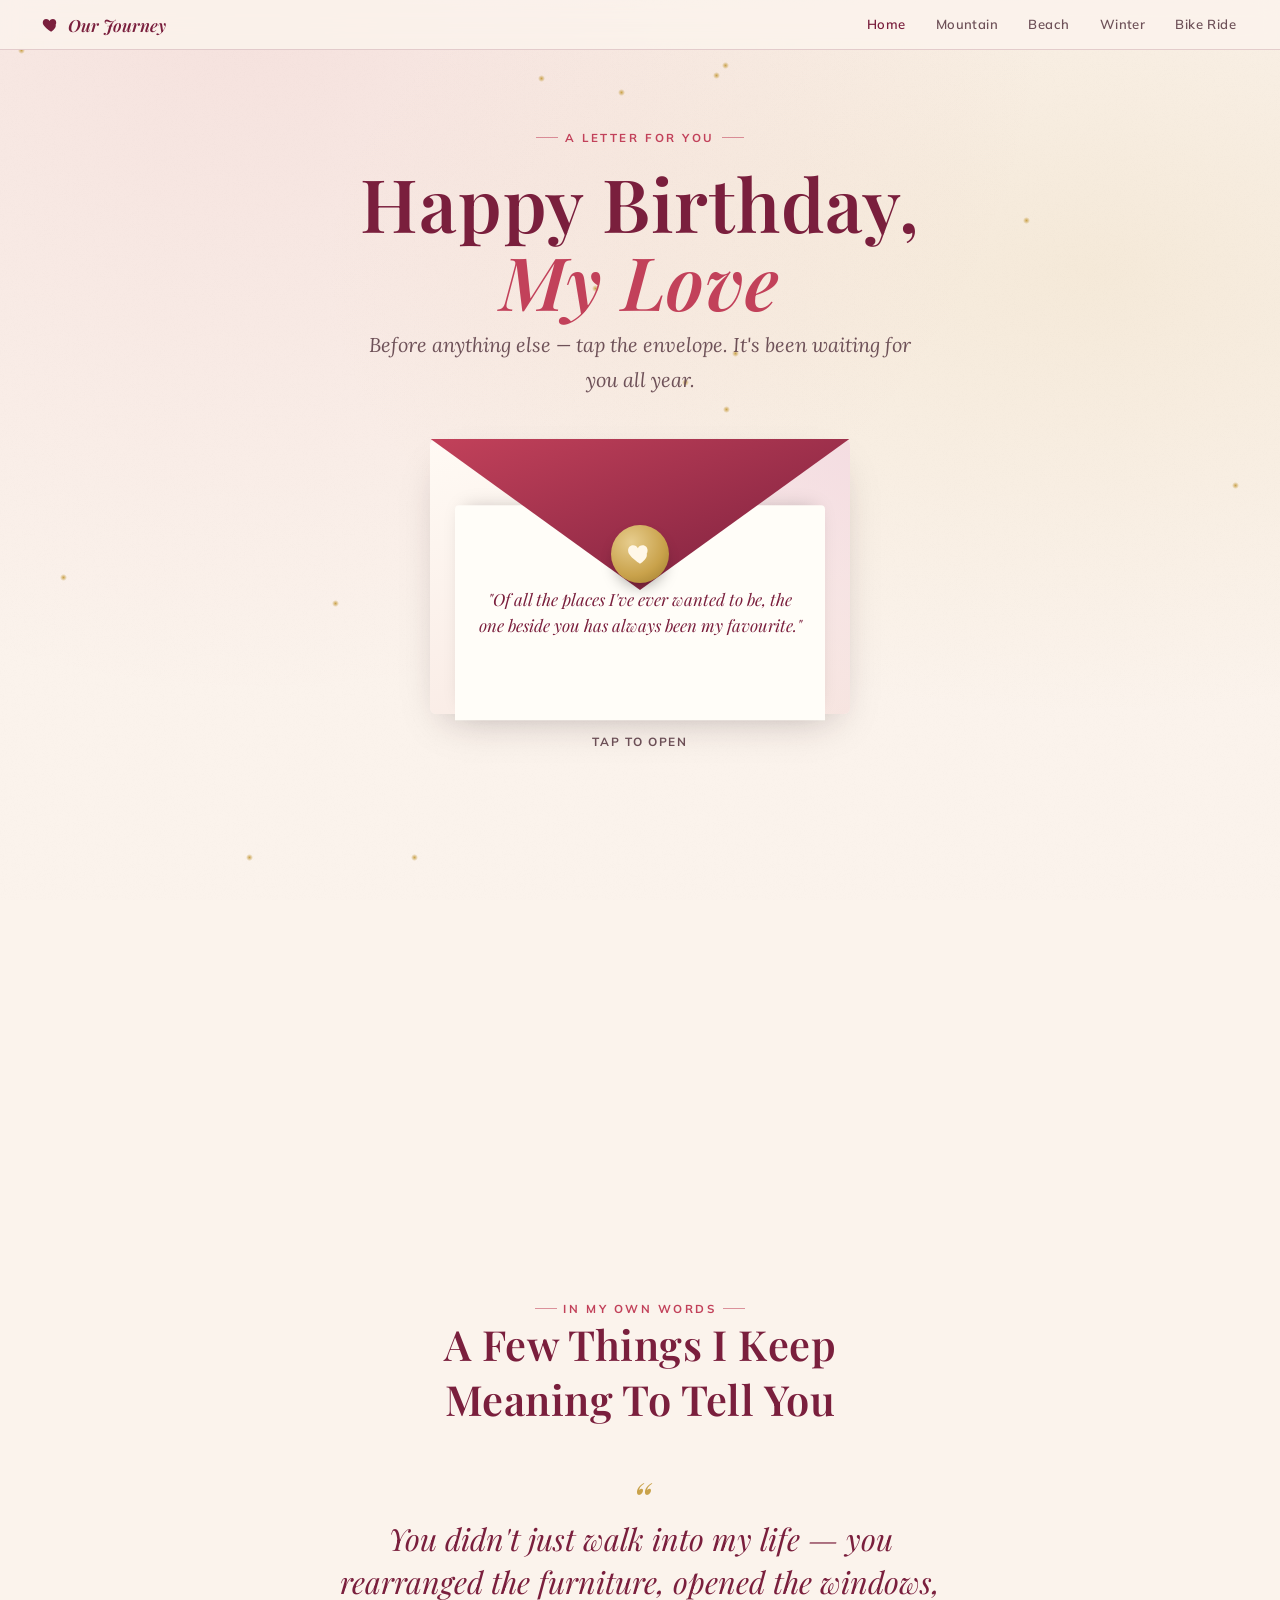
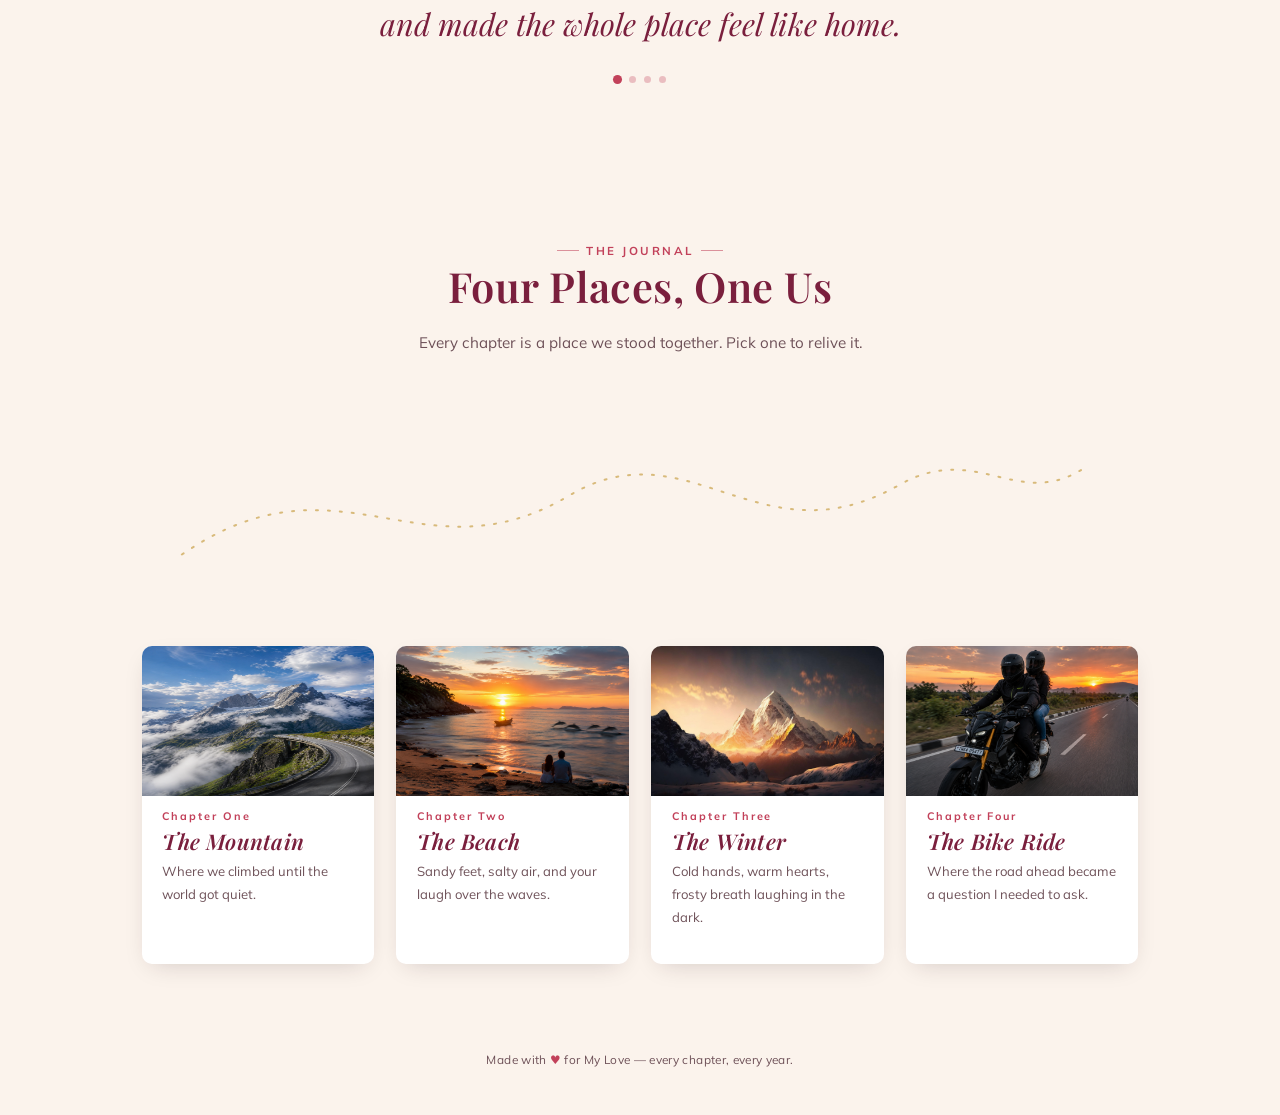
<file: index.html>
<!DOCTYPE html>
<html lang="en">
<head>
<meta charset="UTF-8">
<meta name="viewport" content="width=device-width, initial-scale=1.0">
<title>Our Journey — A Birthday Letter</title>
<meta name="description" content="A birthday love letter and journey through our memories — mountain, beach, winter, and the open road.">
<link rel="preconnect" href="https://fonts.googleapis.com">
<link rel="stylesheet" href="css/style.css">
</head>
<body>

<div class="ambient-fx" aria-hidden="true"></div>

<nav class="site-nav">
  <a class="site-nav__mark" href="index.html">
    <svg viewBox="0 0 24 24" fill="currentColor"><path d="M12 21s-7.5-4.6-10.2-9.2C-0.1 8.1 1.6 4 5.6 4c2 0 3.6 1.1 4.4 2.7C10.8 5.1 12.4 4 14.4 4c4 0 5.7 4.1 3.8 7.8C19.5 16.4 12 21 12 21z"/></svg>
    Our Journey
  </a>
  <ul class="site-nav__links">
    <li><a href="index.html" aria-current="page">Home</a></li>
    <li><a href="mountain.html">Mountain</a></li>
    <li><a href="beach.html">Beach</a></li>
    <li><a href="winter.html">Winter</a></li>
    <li><a href="bike.html">Bike Ride</a></li>
  </ul>
</nav>

<main>

  <!-- ===================== HERO / ENVELOPE ===================== -->
  <section class="home-hero">
    <div class="home-hero__roses" aria-hidden="true">
      <svg viewBox="0 0 1200 500" preserveAspectRatio="xMidYMid slice" style="width:100%;height:100%;">
        <defs>
          <radialGradient id="roseG" cx="35%" cy="30%" r="70%">
            <stop offset="0%" stop-color="#E8A6AE"/>
            <stop offset="100%" stop-color="#C2415A"/>
          </radialGradient>
        </defs>
        <g opacity="0.5">
          <g transform="translate(90,70) scale(1.1)">
            <circle r="34" fill="url(#roseG)"/>
            <path d="M0 -34 C20 -28 28 -10 14 4 C0 16 -16 8 -16 -8 C-16 -22 -10 -32 0 -34Z" fill="#7A1F3D" opacity="0.55"/>
          </g>
          <g transform="translate(1100,120) scale(0.8)">
            <circle r="34" fill="url(#roseG)"/>
          </g>
          <g transform="translate(160,420) scale(0.7)">
            <circle r="34" fill="url(#roseG)"/>
          </g>
          <g transform="translate(1040,430) scale(1.05)">
            <circle r="34" fill="url(#roseG)"/>
          </g>
        </g>
      </svg>
    </div>

    <div class="wrap home-hero__inner">
      <span class="eyebrow">A Letter For You</span>
      <h1>Happy Birthday,<br><em data-her-name>My Love</em></h1>
      <p class="sub">Before anything else — tap the envelope. It's been waiting for you all year.</p>

      <div class="envelope-wrap">
        <div class="envelope" role="button" tabindex="0" aria-expanded="false" aria-label="Open your birthday letter">
          <div class="envelope__letter">
            <p data-birthday-quote>"Of all the places I've ever wanted to be, the one beside you has always been my favourite."</p>
          </div>
          <div class="envelope__flap"></div>
          <div class="envelope__seal" aria-hidden="true">
            <svg viewBox="0 0 24 24"><path d="M12 21s-7.5-4.6-10.2-9.2C-0.1 8.1 1.6 4 5.6 4c2 0 3.6 1.1 4.4 2.7C10.8 5.1 12.4 4 14.4 4c4 0 5.7 4.1 3.8 7.8C19.5 16.4 12 21 12 21z"/></svg>
          </div>
          <div class="envelope__body"></div>
        </div>
      </div>
      <p class="envelope__hint">Tap to open</p>

      <div class="birthday-banner">
        <span class="eyebrow">Happy Birthday</span>
        <h2>To <span data-her-name>My Love</span>, on her day</h2>
        <p>
          Another year of you in the world — which means another year of the world making a little more sense.
          I wanted to give you something that holds us, the way you've always held me: every mountain we climbed,
          every wave that soaked our shoes, and every road we've ridden just to feel the wind argue with your hair.
          Scroll down, and let's walk through it again together.
        </p>
        <p style="margin-top:.6rem;"><strong data-your-name>Yours, Pappa</strong></p>
      </div>
    </div>
  </section>

  <!-- ===================== LOVE QUOTES CAROUSEL ===================== -->
  <section class="section">
    <div class="wrap">
      <div class="section-title">
        <span class="eyebrow">In My Own Words</span>
        <h2>A Few Things I Keep Meaning To Tell You</h2>
      </div>

      <div class="quote-carousel">
        <blockquote class="quote-slide quote-block">
          <span class="quote-mark quote-block__mark">“</span>
          <p class="quote-block__text">You didn't just walk into my life — you rearranged the furniture, opened the windows, and made the whole place feel like home.</p>
        </blockquote>
        <blockquote class="quote-slide quote-block">
          <span class="quote-mark quote-block__mark">“</span>
          <p class="quote-block__text">I've stood on mountains and stared at oceans, and somehow you're still the best view I've ever had.</p>
        </blockquote>
        <blockquote class="quote-slide quote-block">
          <span class="quote-mark quote-block__mark">“</span>
          <p class="quote-block__text">Every season looks better with you in it — sunburnt summers, wintered-in winters, all of it.</p>
        </blockquote>
        <blockquote class="quote-slide quote-block">
          <span class="quote-mark quote-block__mark">“</span>
          <p class="quote-block__text">If I had to choose every single day, I'd still choose the road that leads to you.</p>
        </blockquote>
      </div>
      <div class="quote-dots" aria-hidden="true"></div>
    </div>
  </section>

  <!-- ===================== JOURNEY MAP ===================== -->
  <section class="section journey">
    <div class="wrap">
      <div class="section-title">
        <span class="eyebrow">The Journal</span>
        <h2>Four Places, One Us</h2>
        <p>Every chapter is a place we stood together. Pick one to relive it.</p>
      </div>

      <div class="journey-map" aria-hidden="true">
        <svg viewBox="0 0 1000 200" preserveAspectRatio="xMidYMid meet">
          <path d="M40,150 C200,40 280,180 430,90 C550,20 620,160 760,80 C840,35 880,110 950,60"
                fill="none" stroke="#C9A24B" stroke-width="2" stroke-dasharray="2 10" stroke-linecap="round" opacity="0.7"/>
        </svg>
      </div>

      <div class="journey-grid">
        <a class="journey-card" href="mountain.html">
          <div class="journey-card__art">
            <img src="img/mountain-cover.png" alt="Mountain" style="width: 300px; height: 150px;">
          </div>
          <div class="journey-card__body">
            <span class="journey-card__no">Chapter One</span>
            <h3 class="journey-card__title">The Mountain</h3>
            <p class="journey-card__line">Where we climbed until the world got quiet.</p>
          </div>
        </a>

        <a class="journey-card" href="beach.html">
          <div class="journey-card__art">
            <div class="journey-card__art">
            <img src="img/beach.png" alt="Beach" style="width: 300px; height: 150px;">
          </div>
          </div>
          <div class="journey-card__body">
            <span class="journey-card__no">Chapter Two</span>
            <h3 class="journey-card__title">The Beach</h3>
            <p class="journey-card__line">Sandy feet, salty air, and your laugh over the waves.</p>
          </div>
        </a>

        <a class="journey-card" href="winter.html">
          <div class="journey-card__art">
            <div class="journey-card__art">
            <img src="img/snow.png" alt="Mountain" style="width: 300px; height: 150px;">
          </div>
          </div>
          <div class="journey-card__body">
            <span class="journey-card__no">Chapter Three</span>
            <h3 class="journey-card__title">The Winter</h3>
            <p class="journey-card__line">Cold hands, warm hearts, frosty breath laughing in the dark.</p>
          </div>
        </a>

        <a class="journey-card" href="bike.html">
          <div class="journey-card__art">
            <div class="journey-card__art">
            <img src="img/bike.png" alt="Mountain" style="width: 300px; height: 150px;">
          </div>
          </div>
          <div class="journey-card__body">
            <span class="journey-card__no">Chapter Four</span>
            <h3 class="journey-card__title">The Bike Ride</h3>
            <p class="journey-card__line">Where the road ahead became a question I needed to ask.</p>
          </div>
        </a>
      </div>
    </div>
  </section>

</main>

<footer class="site-footer">
  Made with <span class="heart">♥</span> for <span data-her-name>My Love</span> — every chapter, every year.
</footer>

<script src="js/script.js"></script>
</body>
</html>
</file>
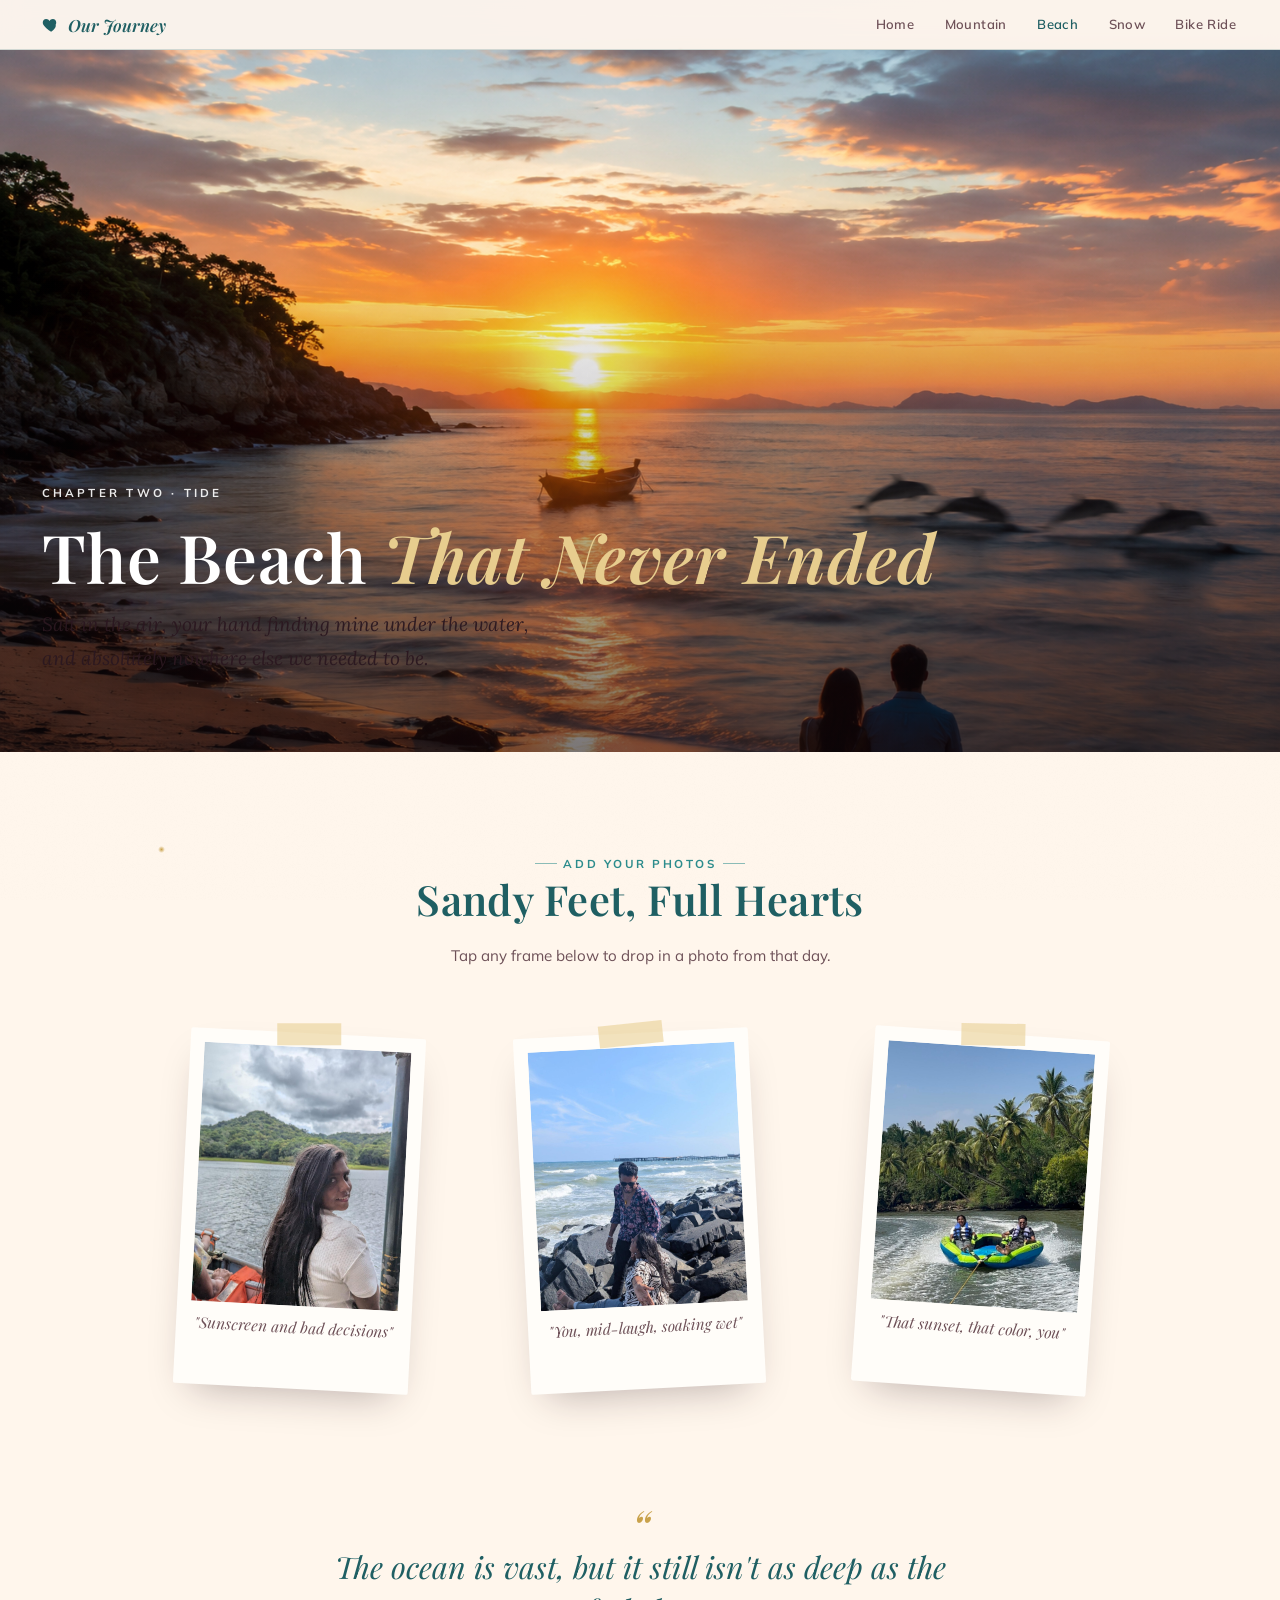
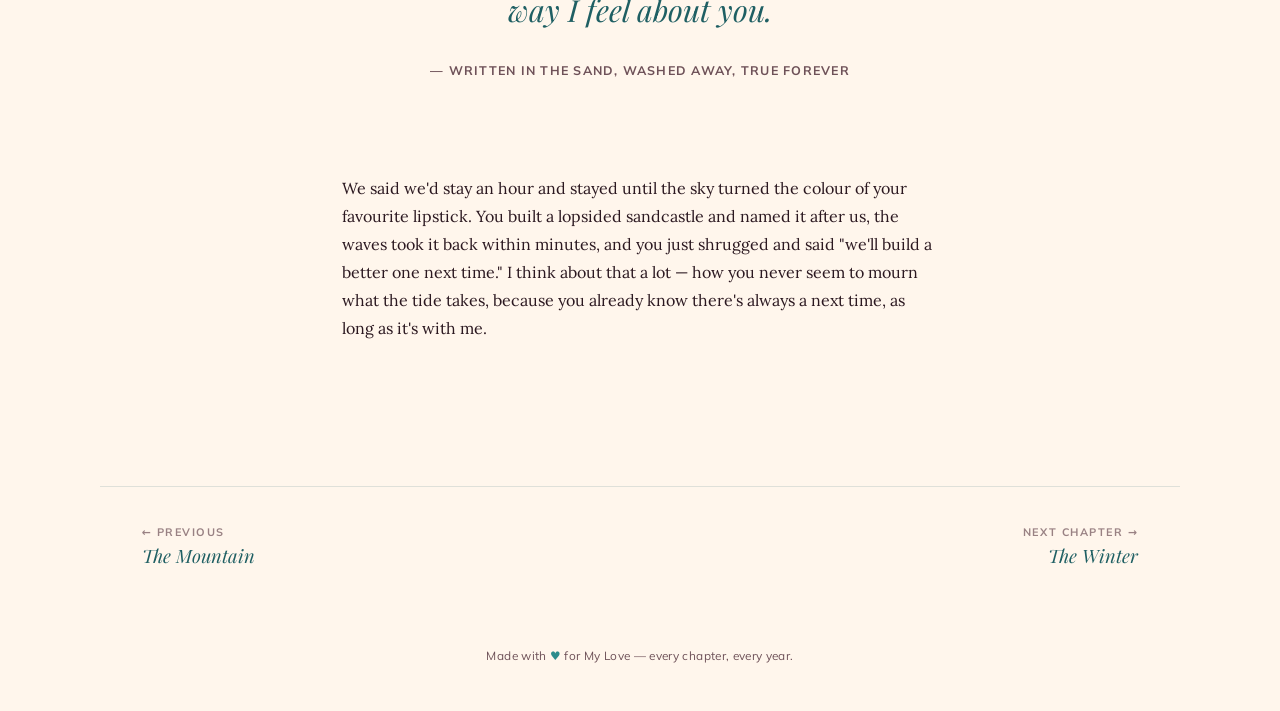
<file: beach.html>
<!DOCTYPE html>
<html lang="en">
<head>
<meta charset="UTF-8">
<meta name="viewport" content="width=device-width, initial-scale=1.0">
<title>The Beach — Our Journey</title>
<meta name="description" content="Chapter Two: the beach day we never wanted to end.">
<link rel="preconnect" href="https://fonts.googleapis.com">
<link rel="stylesheet" href="css/style.css">
</head>
<body class="page-beach">

<div class="ambient-fx" aria-hidden="true"></div>

<nav class="site-nav">
  <a class="site-nav__mark" href="index.html">
    <svg viewBox="0 0 24 24" fill="currentColor"><path d="M12 21s-7.5-4.6-10.2-9.2C-0.1 8.1 1.6 4 5.6 4c2 0 3.6 1.1 4.4 2.7C10.8 5.1 12.4 4 14.4 4c4 0 5.7 4.1 3.8 7.8C19.5 16.4 12 21 12 21z"/></svg>
    Our Journey
  </a>
  <ul class="site-nav__links">
    <li><a href="index.html">Home</a></li>
    <li><a href="mountain.html">Mountain</a></li>
    <li><a href="beach.html" aria-current="page">Beach</a></li>
    <li><a href="winter.html">Snow</a></li>
    <li><a href="bike.html">Bike Ride</a></li>
  </ul>
</nav>

<main>

  <!-- ===================== CHAPTER HERO ===================== -->
  <section class="chapter-hero">
    <div class="chapter-hero__scene" aria-hidden="true">
      <img src="img/beach.png" alt="Beach Background">
    </div>
    <div class="chapter-hero__scrim"></div>
    <div class="chapter-hero__content">
      <span class="chapter-hero__eyebrow">Chapter Two · Tide</span>
      <h1 class="chapter-hero__title">The Beach <em>That Never Ended</em></h1>
      <p class="chapter-hero__line">Salt in the air, your hand finding mine under the water, and absolutely nowhere else we needed to be.</p>
    </div>
  </section>

  <!-- ===================== MEMORIES ===================== -->
  <section class="section">
    <div class="wrap">
      <div class="section-title">
        <span class="eyebrow">Add Your Photos</span>
        <h2>Sandy Feet, Full Hearts</h2>
        <p>Tap any frame below to drop in a photo from that day.</p>
      </div>

      <div class="memories">
        <figure class="polaroid" style="--tilt:3deg;">
          <div class="polaroid__frame">
            <img src="img/beach1.jpg" alt="A memory from our mountain hike" >
          </div>
          <figcaption class="polaroid__caption">"Sunscreen and bad decisions"</figcaption>
        </figure>

        <figure class="polaroid" style="--tilt:-3deg;">
          <div class="polaroid__frame">
            <img src="img/beach2.jpg" alt="A memory from our mountain hike" >
          </div>
          <figcaption class="polaroid__caption">"You, mid-laugh, soaking wet"</figcaption>
        </figure>

        <figure class="polaroid" style="--tilt:4deg;">
          <div class="polaroid__frame">
            <img src="img/beach3.jpg" alt="A memory from our mountain hike" >
          </div>
          <figcaption class="polaroid__caption">"That sunset, that color, you"</figcaption>
        </figure>
      </div>
    </div>
  </section>

  <!-- ===================== QUOTE ===================== -->
  <section class="section" style="padding-top:0;">
    <div class="wrap">
      <div class="quote-block">
        <span class="quote-mark quote-block__mark">“</span>
        <p class="quote-block__text">The ocean is vast, but it still isn't as deep as the way I feel about you.</p>
        <span class="quote-block__attr">— written in the sand, washed away, true forever</span>
      </div>
    </div>
  </section>

  <!-- ===================== NARRATIVE ===================== -->
  <section class="section" style="padding-top:0;">
    <div class="wrap" style="max-width:680px;">
      <p>
        We said we'd stay an hour and stayed until the sky turned the colour of your favourite lipstick. You
        built a lopsided sandcastle and named it after us, the waves took it back within minutes, and you just
        shrugged and said "we'll build a better one next time." I think about that a lot — how you never seem
        to mourn what the tide takes, because you already know there's always a next time, as long as it's
        with me.
      </p>
    </div>
  </section>

</main>

<div class="chapter-footer wrap">
  <a class="cf-link" href="mountain.html">
    <span class="label">← Previous</span>
    <span class="dest">The Mountain</span>
  </a>
  <a class="cf-link cf-next" href="winter.html">
    <span class="label">Next Chapter →</span>
    <span class="dest">The Winter</span>
  </a>
</div>

<footer class="site-footer">
  Made with <span class="heart">♥</span> for <span data-her-name>My Love</span> — every chapter, every year.
</footer>

<script src="js/script.js"></script>
</body>
</html>
</file>
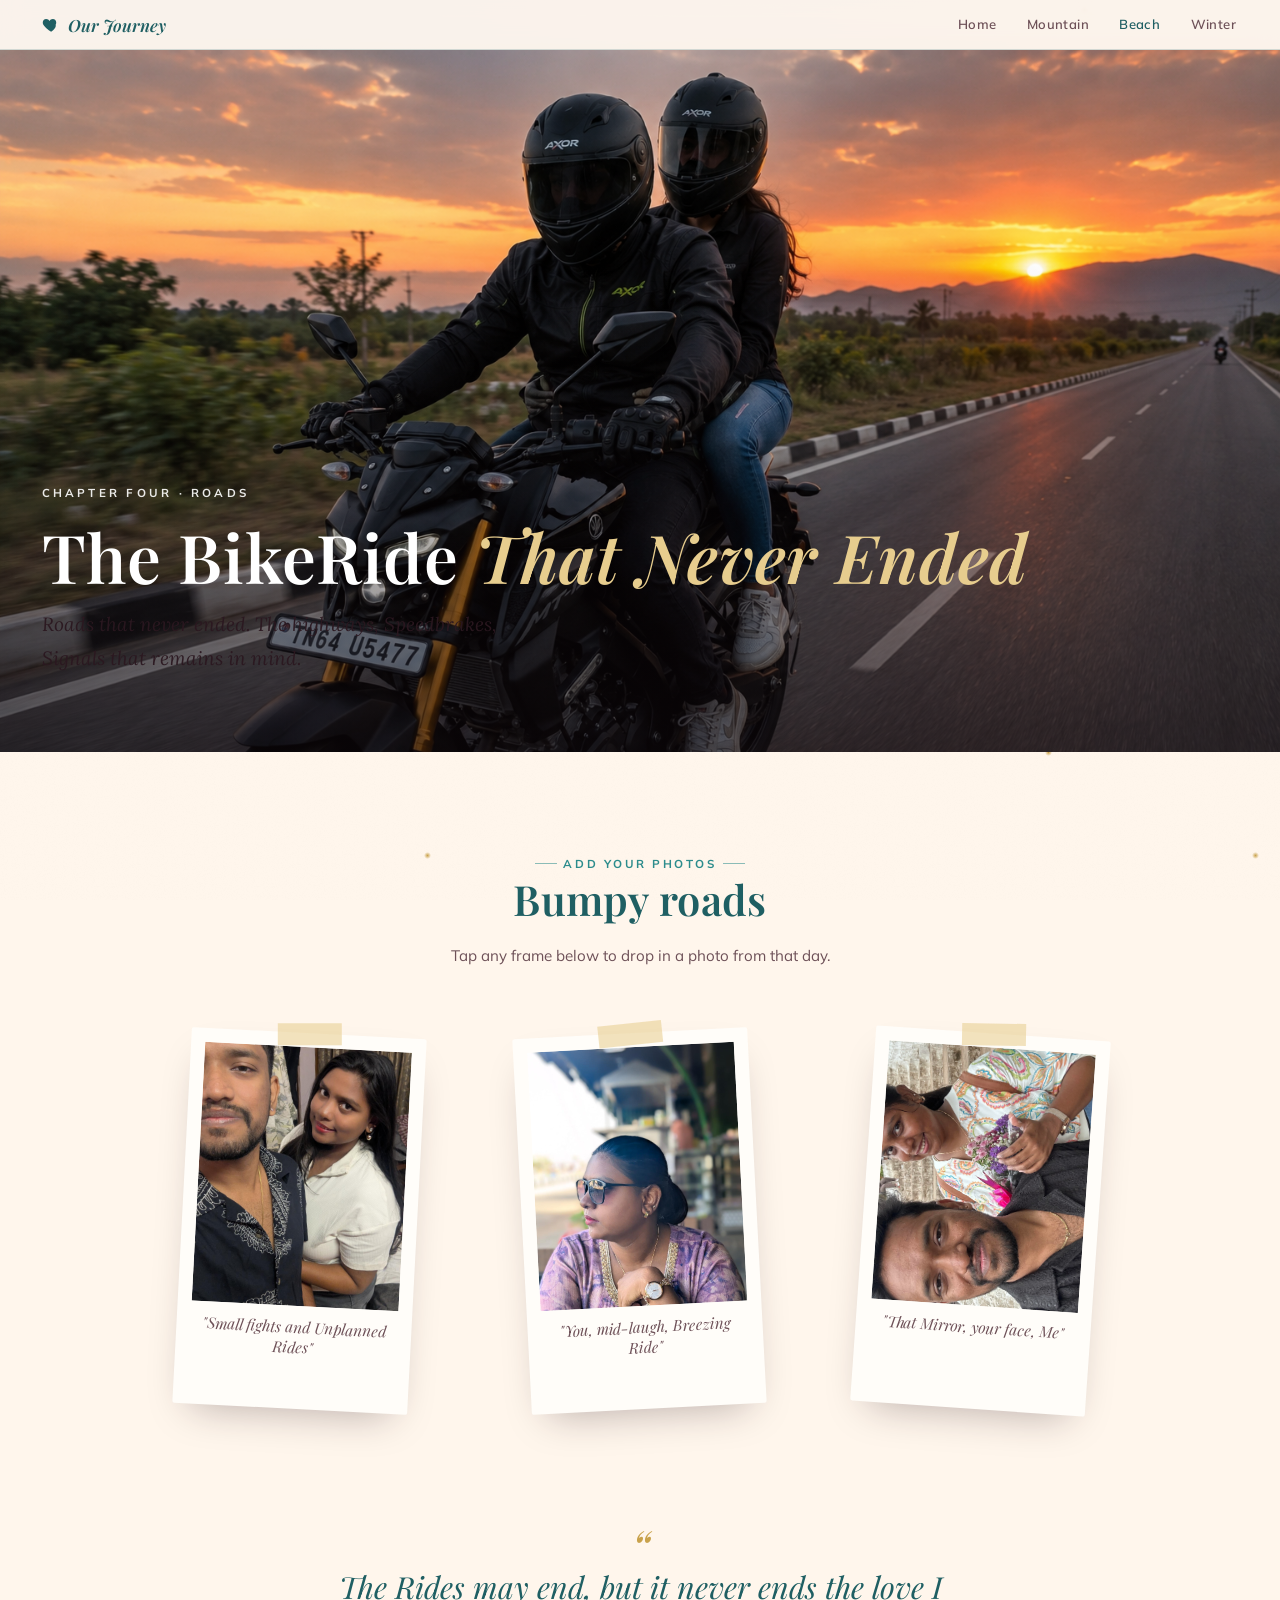
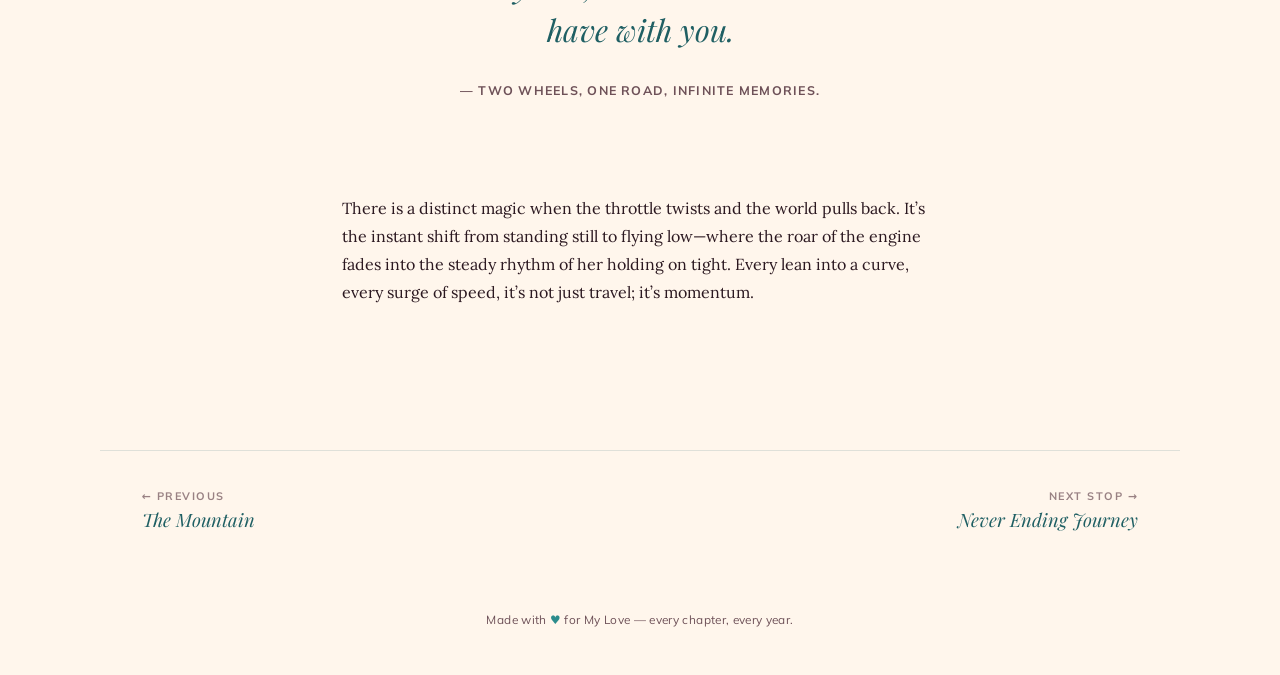
<file: bike.html>
<!DOCTYPE html>
<html lang="en">
<head>
<meta charset="UTF-8">
<meta name="viewport" content="width=device-width, initial-scale=1.0">
<title>The Beach — Our Journey</title>
<meta name="description" content="Chapter Two: the beach day we never wanted to end.">
<link rel="preconnect" href="https://fonts.googleapis.com">
<link rel="stylesheet" href="css/style.css">
</head>
<body class="page-beach">

<div class="ambient-fx" aria-hidden="true"></div>

<nav class="site-nav">
  <a class="site-nav__mark" href="index.html">
    <svg viewBox="0 0 24 24" fill="currentColor"><path d="M12 21s-7.5-4.6-10.2-9.2C-0.1 8.1 1.6 4 5.6 4c2 0 3.6 1.1 4.4 2.7C10.8 5.1 12.4 4 14.4 4c4 0 5.7 4.1 3.8 7.8C19.5 16.4 12 21 12 21z"/></svg>
    Our Journey
  </a>
  <ul class="site-nav__links">
    <li><a href="index.html">Home</a></li>
    <li><a href="mountain.html">Mountain</a></li>
    <li><a href="beach.html" aria-current="page">Beach</a></li>
    <li><a href="winter.html">Winter</a></li>
  </ul>
</nav>

<main>

  <!-- ===================== CHAPTER HERO ===================== -->
  <section class="chapter-hero">
    <div class="chapter-hero__scene" aria-hidden="true">
      <img src="img/bike.png" alt="Bike Background">
    </div>
    <div class="chapter-hero__scrim"></div>
    <div class="chapter-hero__content">
      <span class="chapter-hero__eyebrow">Chapter Four · Roads</span>
      <h1 class="chapter-hero__title">The BikeRide <em>That Never Ended</em></h1>
      <p class="chapter-hero__line">Roads that never ended. The highways, Speedbrakes, Signals that remains in mind.</p>
    </div>
  </section>

  <!-- ===================== MEMORIES ===================== -->
  <section class="section">
    <div class="wrap">
      <div class="section-title">
        <span class="eyebrow">Add Your Photos</span>
        <h2>Bumpy roads</h2>
        <p>Tap any frame below to drop in a photo from that day.</p>
      </div>

      <div class="memories">
        <figure class="polaroid" style="--tilt:3deg;">
          <div class="polaroid__frame">
            <img src="img/bike1.jpg" alt="A memory from our mountain hike" >
          </div>
          <figcaption class="polaroid__caption">"Small fights and Unplanned Rides"</figcaption>
        </figure>

        <figure class="polaroid" style="--tilt:-3deg;">
          <div class="polaroid__frame">
            <img src="img/bike2.jpg" alt="A memory from our mountain hike" >
          </div>
          <figcaption class="polaroid__caption">"You, mid-laugh, Breezing Ride"</figcaption>
        </figure>

        <figure class="polaroid" style="--tilt:4deg;">
          <div class="polaroid__frame">
            <img src="img/bike3.jpg" alt="A memory from our mountain hike" >
          </div>
          <figcaption class="polaroid__caption">"That Mirror, your face, Me"</figcaption>
        </figure>
      </div>
    </div>
  </section>

  <!-- ===================== QUOTE ===================== -->
  <section class="section" style="padding-top:0;">
    <div class="wrap">
      <div class="quote-block">
        <span class="quote-mark quote-block__mark">“</span>
        <p class="quote-block__text">The Rides may end, but it never ends the love I have with you.</p>
        <span class="quote-block__attr">— Two Wheels, One road, Infinite memories.</span>
      </div>
    </div>
  </section>

  <!-- ===================== NARRATIVE ===================== -->
  <section class="section" style="padding-top:0;">
    <div class="wrap" style="max-width:680px;">
      <p>
        There is a distinct magic when the throttle twists and the world pulls back. It’s the instant shift from standing still 
        to flying low—where the roar of the engine fades into the steady rhythm of her holding on tight. Every lean into a curve, 
        every surge of speed, it’s not just travel; it’s momentum.
      </p>
    </div>
  </section>

</main>

<div class="chapter-footer wrap">
  <a class="cf-link" href="mountain.html">
    <span class="label">← Previous</span>
    <span class="dest">The Mountain</span>
  </a>
  <a class="cf-link cf-next" href="proposal.html">
    <span class="label">Next Stop →</span>
    <span class="dest">Never Ending Journey</span>
  </a>
</div>

<footer class="site-footer">
  Made with <span class="heart">♥</span> for <span data-her-name>My Love</span> — every chapter, every year.
</footer>

<script src="js/script.js"></script>
</body>
</html>
</file>
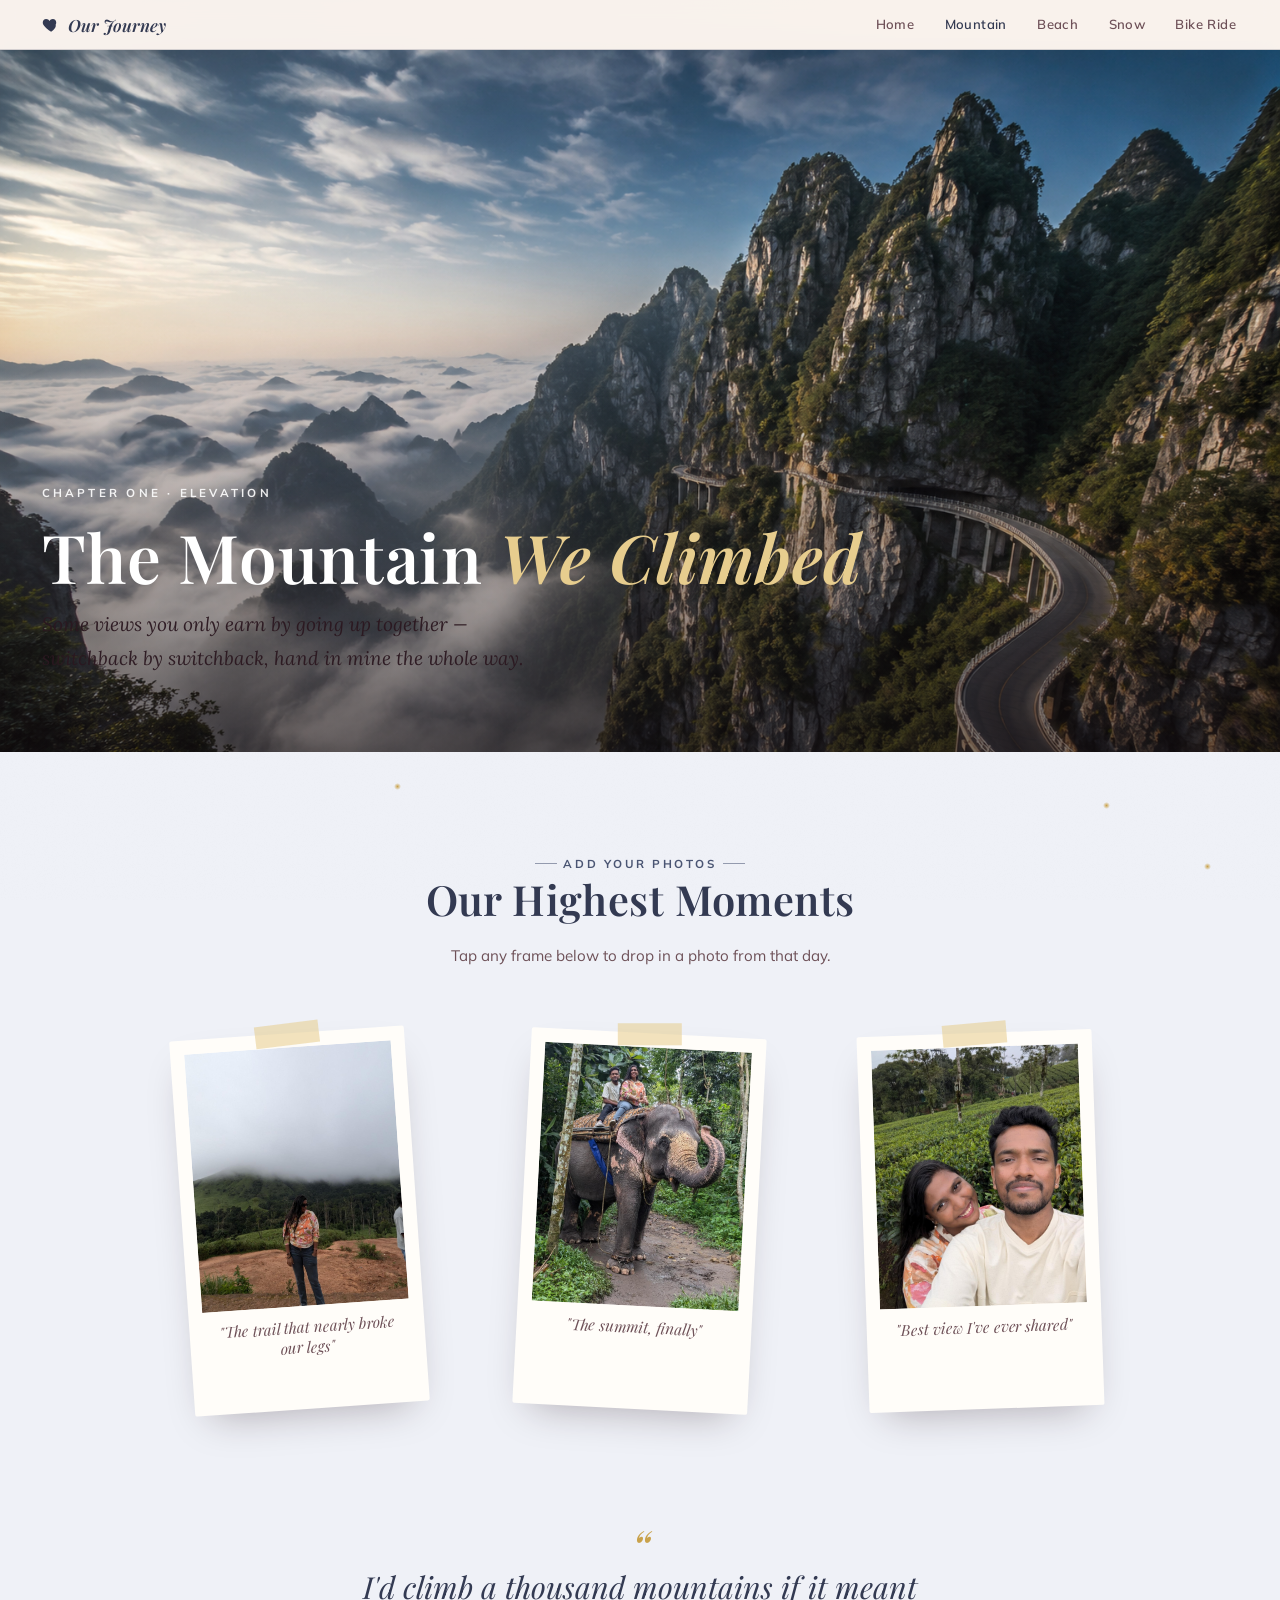
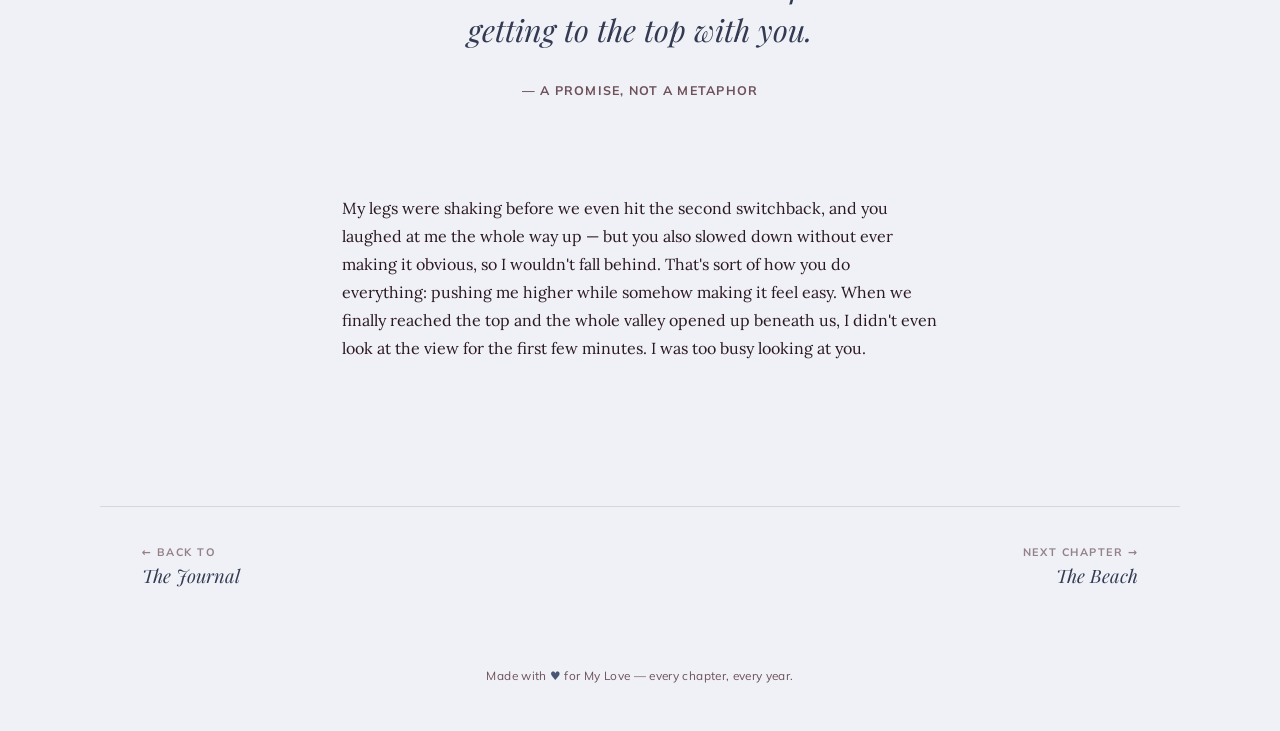
<file: mountain.html>
<!DOCTYPE html>
<html lang="en">
<head>
<meta charset="UTF-8">
<meta name="viewport" content="width=device-width, initial-scale=1.0">
<title>The Mountain — Our Journey</title>
<meta name="description" content="Chapter One: the mountain we climbed together.">
<link rel="preconnect" href="https://fonts.googleapis.com">
<link rel="stylesheet" href="css/style.css">
</head>
<body class="page-mountain">

<div class="ambient-fx" aria-hidden="true"></div>

<nav class="site-nav">
  <a class="site-nav__mark" href="index.html">
    <svg viewBox="0 0 24 24" fill="currentColor"><path d="M12 21s-7.5-4.6-10.2-9.2C-0.1 8.1 1.6 4 5.6 4c2 0 3.6 1.1 4.4 2.7C10.8 5.1 12.4 4 14.4 4c4 0 5.7 4.1 3.8 7.8C19.5 16.4 12 21 12 21z"/></svg>
    Our Journey
  </a>
  <ul class="site-nav__links">
    <li><a href="index.html">Home</a></li>
    <li><a href="mountain.html" aria-current="page">Mountain</a></li>
    <li><a href="beach.html">Beach</a></li>
    <li><a href="winter.html">Snow</a></li>
    <li><a href="bike.html">Bike Ride</a></li>
  </ul>
</nav>

<main>

  <!-- ===================== CHAPTER HERO ===================== -->
  <section class="chapter-hero">
    <div class="chapter-hero__scene" aria-hidden="true">
  <img src="img/mountain.png" alt="Mountain Background">
</div>
    <div class="chapter-hero__scrim"></div>
    <div class="chapter-hero__content">
      <span class="chapter-hero__eyebrow">Chapter One · Elevation</span>
      <h1 class="chapter-hero__title">The Mountain <em>We Climbed</em></h1>
      <p class="chapter-hero__line">Some views you only earn by going up together — switchback by switchback, hand in mine the whole way.</p>
    </div>
  </section>

  <!-- ===================== MEMORIES ===================== -->
  <section class="section">
    <div class="wrap">
      <div class="section-title">
        <span class="eyebrow">Add Your Photos</span>
        <h2>Our Highest Moments</h2>
        <p>Tap any frame below to drop in a photo from that day.</p>
      </div>

      <div class="memories">
        <figure class="polaroid" style="--tilt:-4deg;">
          <div class="polaroid__frame">
            <img src="img/hills1.jpg" alt="A memory from our mountain hike" >          
          </div>
          <figcaption class="polaroid__caption">"The trail that nearly broke our legs"</figcaption>
        </figure>

        <figure class="polaroid" style="--tilt:3deg;">
          <div class="polaroid__frame">
            <img src="img/hills2.jpg" alt="A memory from our mountain hike" >
          </div>
          <figcaption class="polaroid__caption">"The summit, finally"</figcaption>
        </figure>

        <figure class="polaroid" style="--tilt:-2deg;">
          <div class="polaroid__frame">
            <img src="img/hills3.jpg" alt="A memory from our mountain hike" >
          </div>
          <figcaption class="polaroid__caption">"Best view I've ever shared"</figcaption>
        </figure>
      </div>
    </div>
  </section>

  <!-- ===================== QUOTE ===================== -->
  <section class="section" style="padding-top:0;">
    <div class="wrap">
      <div class="quote-block">
        <span class="quote-mark quote-block__mark">“</span>
        <p class="quote-block__text">I'd climb a thousand mountains if it meant getting to the top with you.</p>
        <span class="quote-block__attr">— a promise, not a metaphor</span>
      </div>
    </div>
  </section>

  <!-- ===================== NARRATIVE ===================== -->
  <section class="section" style="padding-top:0;">
    <div class="wrap" style="max-width:680px;">
      <p>
        My legs were shaking before we even hit the second switchback, and you laughed at me the whole way up —
        but you also slowed down without ever making it obvious, so I wouldn't fall behind. That's sort of how
        you do everything: pushing me higher while somehow making it feel easy. When we finally reached the top
        and the whole valley opened up beneath us, I didn't even look at the view for the first few minutes.
        I was too busy looking at you.
      </p>
    </div>
  </section>

</main>

<div class="chapter-footer wrap">
  <a class="cf-link" href="index.html">
    <span class="label">← Back to</span>
    <span class="dest">The Journal</span>
  </a>
  <a class="cf-link cf-next" href="beach.html">
    <span class="label">Next Chapter →</span>
    <span class="dest">The Beach</span>
  </a>
</div>

<footer class="site-footer">
  Made with <span class="heart">♥</span> for <span data-her-name>My Love</span> — every chapter, every year.
</footer>

<script src="js/script.js"></script>
</body>
</html>
</file>
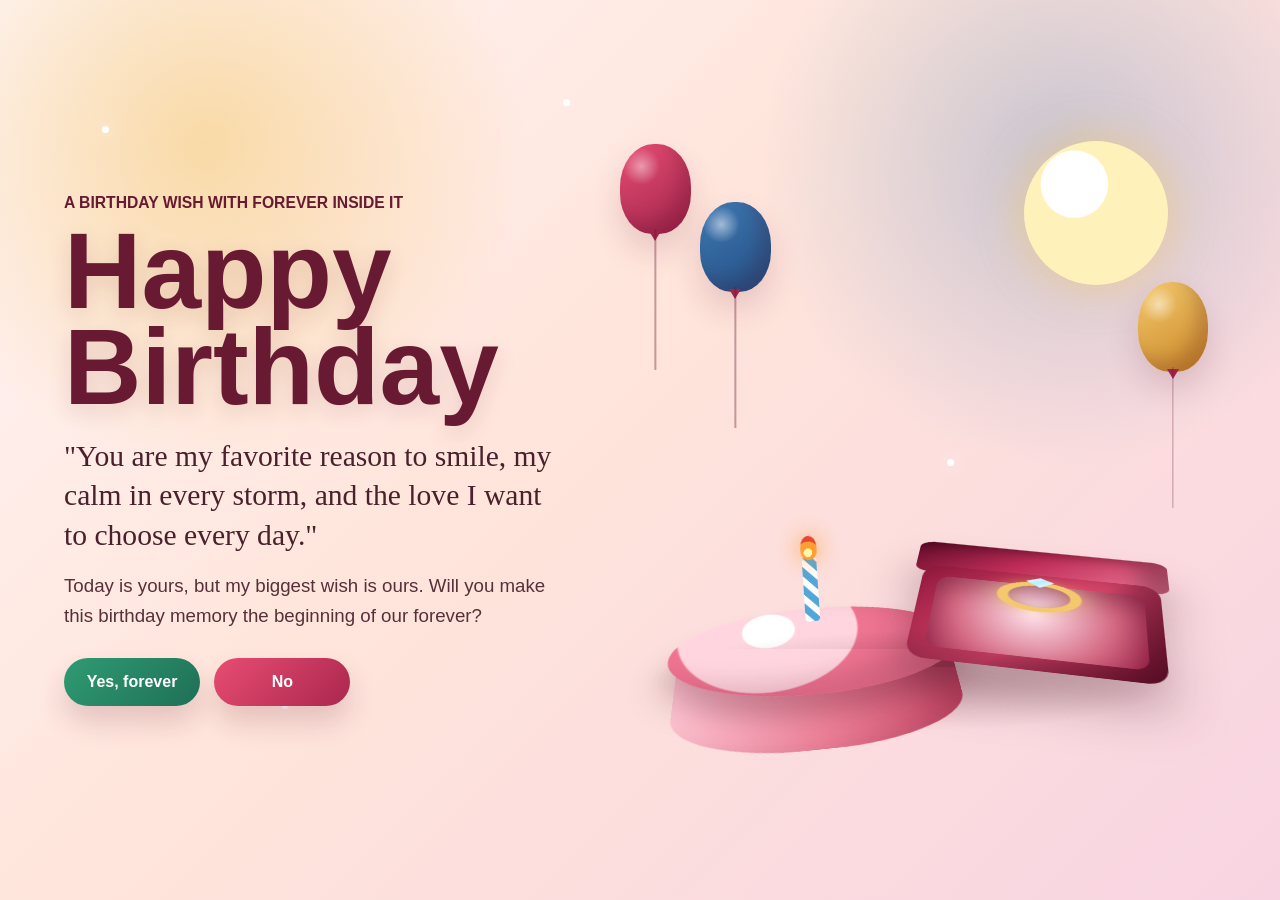
<file: proposal.html>
<!DOCTYPE html>
<html lang="en">
<head>
  <meta charset="UTF-8">
  <meta name="viewport" content="width=device-width, initial-scale=1.0">
  <title>Happy Birthday Proposal</title>
  <style>
    :root {
      --rose: #e84d73;
      --wine: #681a33;
      --gold: #f4c96d;
      --cream: #fff7ed;
      --ink: #24141a;
      --blue: #3e78b2;
      --green: #2f9b73;
      --shadow: rgba(38, 12, 21, 0.28);
    }

    * {
      box-sizing: border-box;
    }

    body {
      min-height: 100vh;
      margin: 0;
      overflow-x: hidden;
      font-family: "Segoe UI", Arial, sans-serif;
      color: var(--ink);
      background:
        radial-gradient(circle at 16% 16%, rgba(244, 201, 109, 0.55), transparent 20rem),
        radial-gradient(circle at 83% 18%, rgba(62, 120, 178, 0.28), transparent 19rem),
        linear-gradient(135deg, #fff5f7 0%, #ffe5db 44%, #f8d4e2 100%);
    }

    .sparkles {
      position: fixed;
      inset: 0;
      pointer-events: none;
      overflow: hidden;
    }

    .sparkles span {
      position: absolute;
      width: 0.42rem;
      height: 0.42rem;
      border-radius: 50%;
      background: rgba(255, 255, 255, 0.95);
      box-shadow: 0 0 1rem rgba(255, 255, 255, 0.9);
      animation: twinkle 4s ease-in-out infinite;
    }

    .sparkles span:nth-child(1) { left: 8%; top: 14%; animation-delay: 0.2s; }
    .sparkles span:nth-child(2) { left: 22%; top: 78%; animation-delay: 1.1s; }
    .sparkles span:nth-child(3) { left: 44%; top: 11%; animation-delay: 2.4s; }
    .sparkles span:nth-child(4) { left: 67%; top: 81%; animation-delay: 0.8s; }
    .sparkles span:nth-child(5) { left: 87%; top: 26%; animation-delay: 1.8s; }
    .sparkles span:nth-child(6) { left: 74%; top: 51%; animation-delay: 2.9s; }

    .page {
      min-height: 100vh;
      display: grid;
      grid-template-columns: minmax(18rem, 0.9fr) minmax(19rem, 1.1fr);
      align-items: center;
      gap: clamp(1.25rem, 4vw, 4rem);
      width: min(72rem, calc(100% - 2rem));
      margin: 0 auto;
      padding: clamp(1.5rem, 5vh, 4rem) 0;
    }

    .copy {
      z-index: 2;
    }

    .eyebrow {
      margin: 0 0 0.7rem;
      font-size: clamp(0.8rem, 1.7vw, 0.98rem);
      font-weight: 800;
      letter-spacing: 0;
      text-transform: uppercase;
      color: var(--wine);
    }

    h1 {
      margin: 0;
      font-size: clamp(2.8rem, 9vw, 6.7rem);
      line-height: 0.9;
      letter-spacing: 0;
      color: var(--wine);
      text-shadow: 0 0.45rem 1.4rem rgba(104, 26, 51, 0.14);
    }

    .quote {
      max-width: 34rem;
      margin: 1.35rem 0 0;
      font-family: Georgia, "Times New Roman", serif;
      font-size: clamp(1.2rem, 2.4vw, 1.85rem);
      line-height: 1.32;
      color: #4a202c;
    }

    .proposal {
      max-width: 32rem;
      margin: 1rem 0 0;
      font-size: clamp(1rem, 1.6vw, 1.17rem);
      line-height: 1.65;
      color: #58303a;
    }

    .actions {
      display: flex;
      flex-wrap: wrap;
      gap: 0.9rem;
      margin-top: 1.6rem;
    }

    button {
      min-width: 8.5rem;
      border: 0;
      border-radius: 999px;
      padding: 0.95rem 1.25rem;
      font: inherit;
      font-weight: 800;
      color: #fff;
      cursor: pointer;
      box-shadow: 0 1rem 1.7rem rgba(104, 26, 51, 0.18);
      transform: translateY(0);
      transition: transform 180ms ease, box-shadow 180ms ease, opacity 180ms ease;
    }

    button:hover {
      transform: translateY(-0.16rem);
      box-shadow: 0 1.2rem 2.1rem rgba(104, 26, 51, 0.25);
    }

    button:active {
      transform: translateY(0.02rem);
    }

    .yes {
      background: linear-gradient(135deg, var(--green), #1f6f56);
    }

    .no {
      background: linear-gradient(135deg, var(--rose), #aa264d);
    }

    .no.locked {
      opacity: 0.48;
      cursor: not-allowed;
    }

    .scene {
      position: relative;
      min-height: clamp(30rem, 71vh, 45rem);
      perspective: 58rem;
      display: grid;
      place-items: center;
    }

    .stage {
      position: relative;
      width: min(38rem, 100%);
      height: clamp(30rem, 64vw, 41rem);
      transform-style: preserve-3d;
    }

    .moon {
      position: absolute;
      width: 9rem;
      height: 9rem;
      right: 3rem;
      top: 1.2rem;
      border-radius: 50%;
      background: radial-gradient(circle at 35% 30%, #fff 0 24%, #fff1ba 25% 100%);
      box-shadow: 0 0 3rem rgba(244, 201, 109, 0.68);
    }

    .balloon {
      position: absolute;
      width: 4.4rem;
      height: 5.6rem;
      border-radius: 48% 48% 45% 45%;
      background: radial-gradient(circle at 30% 25%, #fff7, transparent 22%), linear-gradient(150deg, var(--rose), #9f244b);
      box-shadow: inset -0.75rem -0.7rem 1rem rgba(64, 8, 28, 0.18), 0 1rem 2rem rgba(104, 26, 51, 0.16);
      animation: float 5s ease-in-out infinite;
    }

    .balloon::after {
      content: "";
      position: absolute;
      left: 50%;
      bottom: -8.5rem;
      width: 0.08rem;
      height: 8.8rem;
      background: rgba(104, 26, 51, 0.38);
      transform: translateX(-50%);
    }

    .balloon::before {
      content: "";
      position: absolute;
      left: 50%;
      bottom: -0.45rem;
      border-left: 0.42rem solid transparent;
      border-right: 0.42rem solid transparent;
      border-top: 0.65rem solid #9f244b;
      transform: translateX(-50%);
    }

    .balloon.one { left: 0.6rem; top: 1.4rem; }
    .balloon.two { left: 5.6rem; top: 5rem; background: radial-gradient(circle at 30% 25%, #fff8, transparent 22%), linear-gradient(150deg, var(--blue), #244f83); animation-delay: 1s; }
    .balloon.three { right: 0.5rem; top: 10rem; background: radial-gradient(circle at 30% 25%, #fff8, transparent 22%), linear-gradient(150deg, var(--gold), #c88525); animation-delay: 2s; }

    .cake {
      position: absolute;
      left: 50%;
      bottom: 4rem;
      width: 18rem;
      height: 8.2rem;
      transform: translateX(-84%) rotateX(62deg) rotateZ(-8deg);
      transform-style: preserve-3d;
    }

    .cake-top {
      position: absolute;
      inset: 0;
      border-radius: 50%;
      background: radial-gradient(circle at 34% 24%, #fff 0 12%, #ffd6df 13% 42%, #ef7593 43% 100%);
      box-shadow: inset -2.5rem -1.4rem 2rem rgba(104, 26, 51, 0.18), 0 1.8rem 2.2rem rgba(70, 20, 33, 0.26);
    }

    .cake-side {
      position: absolute;
      left: 0.4rem;
      right: 0.4rem;
      top: 48%;
      height: 7.6rem;
      border-radius: 0 0 46% 46%;
      background: linear-gradient(90deg, #ffc4d2, #f1819a 54%, #ce4969);
      transform: translateZ(-1rem);
      box-shadow: inset -1.8rem 0 2rem rgba(104, 26, 51, 0.22);
    }

    .candle {
      position: absolute;
      left: 50%;
      top: -2.8rem;
      width: 0.95rem;
      height: 4.2rem;
      border-radius: 0.25rem;
      background: repeating-linear-gradient(45deg, #fff 0 0.42rem, #52a7d8 0.44rem 0.84rem);
      transform: translateX(-50%) rotateX(-62deg);
      transform-origin: bottom;
    }

    .flame {
      position: absolute;
      left: 50%;
      top: -1.35rem;
      width: 1.1rem;
      height: 1.55rem;
      border-radius: 60% 60% 50% 50%;
      background: radial-gradient(circle at 45% 70%, #fff8b0 0 22%, #ff9e32 23% 58%, #e84532 59% 100%);
      transform: translateX(-50%);
      box-shadow: 0 0 1.5rem rgba(255, 150, 50, 0.9);
      animation: flicker 900ms ease-in-out infinite alternate;
    }

    .ring-box {
      position: absolute;
      right: 2rem;
      bottom: 4.6rem;
      width: 18rem;
      height: 15rem;
      transform: rotateX(58deg) rotateZ(9deg);
      transform-style: preserve-3d;
      filter: drop-shadow(0 2.2rem 1.5rem rgba(58, 11, 26, 0.25));
    }

    .box-base {
      position: absolute;
      left: 1.6rem;
      right: 1.6rem;
      bottom: 0;
      height: 8.3rem;
      border-radius: 1.2rem;
      background: linear-gradient(135deg, #8f173c, #e04970 54%, #6a0e2c);
      box-shadow: inset -2.4rem -1.2rem 2.4rem rgba(40, 6, 20, 0.34);
      transform-style: preserve-3d;
    }

    .box-base::after {
      content: "";
      position: absolute;
      inset: 1rem;
      border-radius: 0.85rem;
      background: radial-gradient(circle at 48% 40%, #ffe6ee, #d56a84 62%, #9c244b);
      box-shadow: inset 0 1.1rem 1.7rem rgba(69, 7, 30, 0.28);
    }

    .box-lid {
      position: absolute;
      left: 1.05rem;
      right: 1.05rem;
      top: 2.25rem;
      height: 5.1rem;
      border-radius: 1rem;
      background: linear-gradient(135deg, #5c0a27, #be2d58 45%, #f07b99);
      transform: translateZ(4.8rem) rotateX(-53deg);
      transform-origin: bottom;
      box-shadow: inset -1.8rem 0.5rem 1.6rem rgba(30, 4, 13, 0.32);
    }

    .ring {
      position: absolute;
      left: 50%;
      top: 6.1rem;
      width: 5.2rem;
      height: 5.2rem;
      border: 0.72rem solid var(--gold);
      border-radius: 50%;
      transform: translateX(-50%) translateZ(6.1rem) rotateX(-58deg);
      box-shadow: inset 0 0 1rem rgba(143, 93, 11, 0.36), 0 0 1.8rem rgba(244, 201, 109, 0.55);
    }

    .diamond {
      position: absolute;
      left: 50%;
      top: -1.45rem;
      width: 1.75rem;
      height: 1.75rem;
      background: linear-gradient(135deg, #fff, #b7efff 45%, #fff);
      clip-path: polygon(50% 0, 100% 40%, 50% 100%, 0 40%);
      transform: translateX(-50%);
      box-shadow: 0 0 1.6rem rgba(255, 255, 255, 0.95);
    }

    .floor-shadow {
      position: absolute;
      left: 50%;
      bottom: 2.8rem;
      width: 34rem;
      max-width: 92%;
      height: 6.5rem;
      border-radius: 50%;
      background: radial-gradient(ellipse, rgba(71, 12, 34, 0.24), transparent 68%);
      transform: translateX(-50%);
    }

    .toast,
    .limit-modal {
      position: fixed;
      left: 50%;
      z-index: 10;
      width: min(30rem, calc(100% - 2rem));
      border-radius: 1.25rem;
      background: rgba(255, 250, 246, 0.95);
      color: var(--wine);
      box-shadow: 0 2rem 4rem var(--shadow);
      border: 0.08rem solid rgba(255, 255, 255, 0.74);
      backdrop-filter: blur(12px);
      text-align: center;
    }

    .toast {
      bottom: 1rem;
      padding: 1rem 1.2rem;
      font-weight: 800;
      transform: translate(-50%, 8rem);
      opacity: 0;
      transition: transform 280ms ease, opacity 280ms ease;
    }

    .toast.show {
      transform: translate(-50%, 0);
      opacity: 1;
    }

    .limit-modal {
      top: 50%;
      padding: 1.4rem;
      transform: translate(-50%, -50%) scale(0.92);
      opacity: 0;
      pointer-events: none;
      transition: transform 220ms ease, opacity 220ms ease;
    }

    .limit-modal.show {
      transform: translate(-50%, -50%) scale(1);
      opacity: 1;
      pointer-events: auto;
    }

    .limit-modal h2 {
      margin: 0 0 0.5rem;
      font-size: clamp(1.55rem, 6vw, 2.35rem);
      color: var(--rose);
      letter-spacing: 0;
    }

    .limit-modal p {
      margin: 0;
      font-size: 1.08rem;
      line-height: 1.55;
    }

    .confetti-piece {
      position: fixed;
      top: -1rem;
      width: 0.7rem;
      height: 1rem;
      border-radius: 0.12rem;
      pointer-events: none;
      z-index: 9;
      animation: fall 2.5s linear forwards;
    }

    @keyframes twinkle {
      0%, 100% { transform: scale(0.6); opacity: 0.3; }
      45% { transform: scale(1.25); opacity: 1; }
    }

    @keyframes float {
      0%, 100% { transform: translateY(0) rotate(-2deg); }
      50% { transform: translateY(-1.2rem) rotate(2deg); }
    }

    @keyframes flicker {
      from { transform: translateX(-50%) scale(0.92) rotate(-4deg); }
      to { transform: translateX(-50%) scale(1.08) rotate(5deg); }
    }

    @keyframes fall {
      to {
        transform: translateY(108vh) rotate(540deg);
        opacity: 0.85;
      }
    }

    @media (max-width: 820px) {
      .page {
        grid-template-columns: 1fr;
        align-items: start;
        padding-top: 2rem;
      }

      .copy {
        text-align: center;
      }

      .quote,
      .proposal {
        margin-left: auto;
        margin-right: auto;
      }

      .actions {
        justify-content: center;
      }

      .scene {
        min-height: 30rem;
      }

      .stage {
        transform: scale(0.88);
        transform-origin: center top;
      }
    }

    @media (max-width: 470px) {
      .actions {
        display: grid;
        grid-template-columns: 1fr 1fr;
      }

      button {
        min-width: 0;
        padding-left: 0.8rem;
        padding-right: 0.8rem;
      }

      .stage {
        transform: scale(0.72);
      }

      .scene {
        min-height: 24rem;
      }
    }
  </style>
</head>
<body>
  <div class="sparkles" aria-hidden="true">
    <span></span><span></span><span></span><span></span><span></span><span></span>
  </div>

  <main class="page">
    <section class="copy" aria-labelledby="title">
      <p class="eyebrow">A birthday wish with forever inside it</p>
      <h1 id="title">Happy Birthday</h1>
      <p class="quote">"You are my favorite reason to smile, my calm in every storm, and the love I want to choose every day."</p>
      <p class="proposal">Today is yours, but my biggest wish is ours. Will you make this birthday memory the beginning of our forever?</p>
      <div class="actions">
        <button class="yes" id="yesBtn" type="button">Yes, forever</button>
        <button class="no" id="noBtn" type="button">No</button>
      </div>
    </section>

    <section class="scene" aria-label="3D birthday proposal scene">
      <div class="stage">
        <div class="moon"></div>
        <div class="balloon one"></div>
        <div class="balloon two"></div>
        <div class="balloon three"></div>
        <div class="floor-shadow"></div>

        <div class="cake" aria-hidden="true">
          <div class="cake-side"></div>
          <div class="cake-top"></div>
          <div class="candle">
            <div class="flame"></div>
          </div>
        </div>

        <div class="ring-box" aria-hidden="true">
          <div class="box-lid"></div>
          <div class="box-base"></div>
          <div class="ring">
            <div class="diamond"></div>
          </div>
        </div>
      </div>
    </section>
  </main>

  <div class="toast" id="toast" role="status" aria-live="polite">She said YES! Forever starts now.</div>

  <div class="limit-modal" id="limitModal" role="alertdialog" aria-modal="true" aria-labelledby="modalTitle">
    <h2 id="modalTitle">Oh ho!</h2>
    <p>You have reached your limit. There is no go back on this.</p>
  </div>

  <script>
    const yesBtn = document.getElementById("yesBtn");
    const noBtn = document.getElementById("noBtn");
    const toast = document.getElementById("toast");
    const modal = document.getElementById("limitModal");
    const colors = ["#e84d73", "#f4c96d", "#3e78b2", "#2f9b73", "#ffffff"];

    function launchConfetti() {
      for (let i = 0; i < 90; i += 1) {
        const piece = document.createElement("span");
        piece.className = "confetti-piece";
        piece.style.left = `${Math.random() * 100}vw`;
        piece.style.background = colors[Math.floor(Math.random() * colors.length)];
        piece.style.animationDelay = `${Math.random() * 0.55}s`;
        piece.style.transform = `rotate(${Math.random() * 180}deg)`;
        document.body.appendChild(piece);
        setTimeout(() => piece.remove(), 3200);
      }
    }

    yesBtn.addEventListener("click", () => {
      toast.classList.add("show");
      modal.classList.remove("show");
      launchConfetti();
      setTimeout(() => toast.classList.remove("show"), 4300);
    });

    noBtn.addEventListener("click", () => {
      modal.classList.add("show");
      noBtn.classList.add("locked");
      noBtn.setAttribute("disabled", "true");
      yesBtn.focus();
    });
  </script>
</body>
</html>
</file>
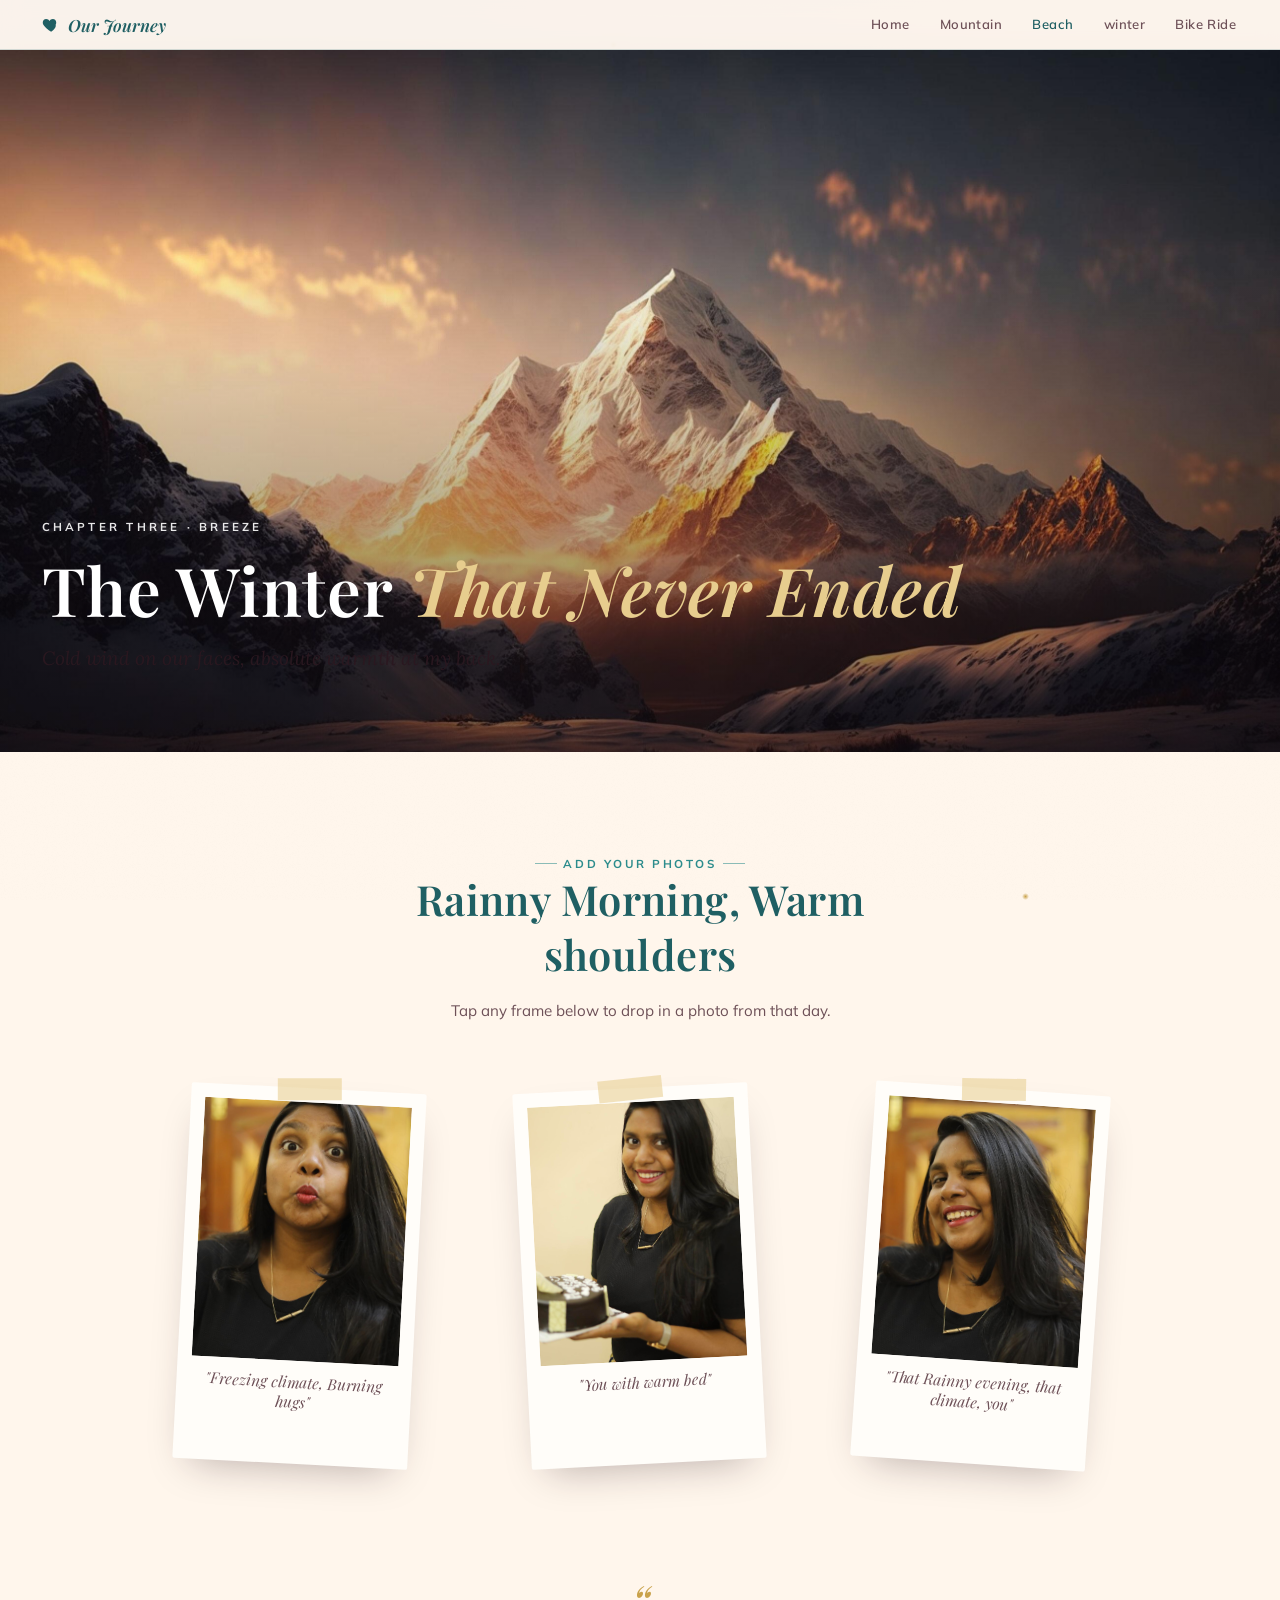
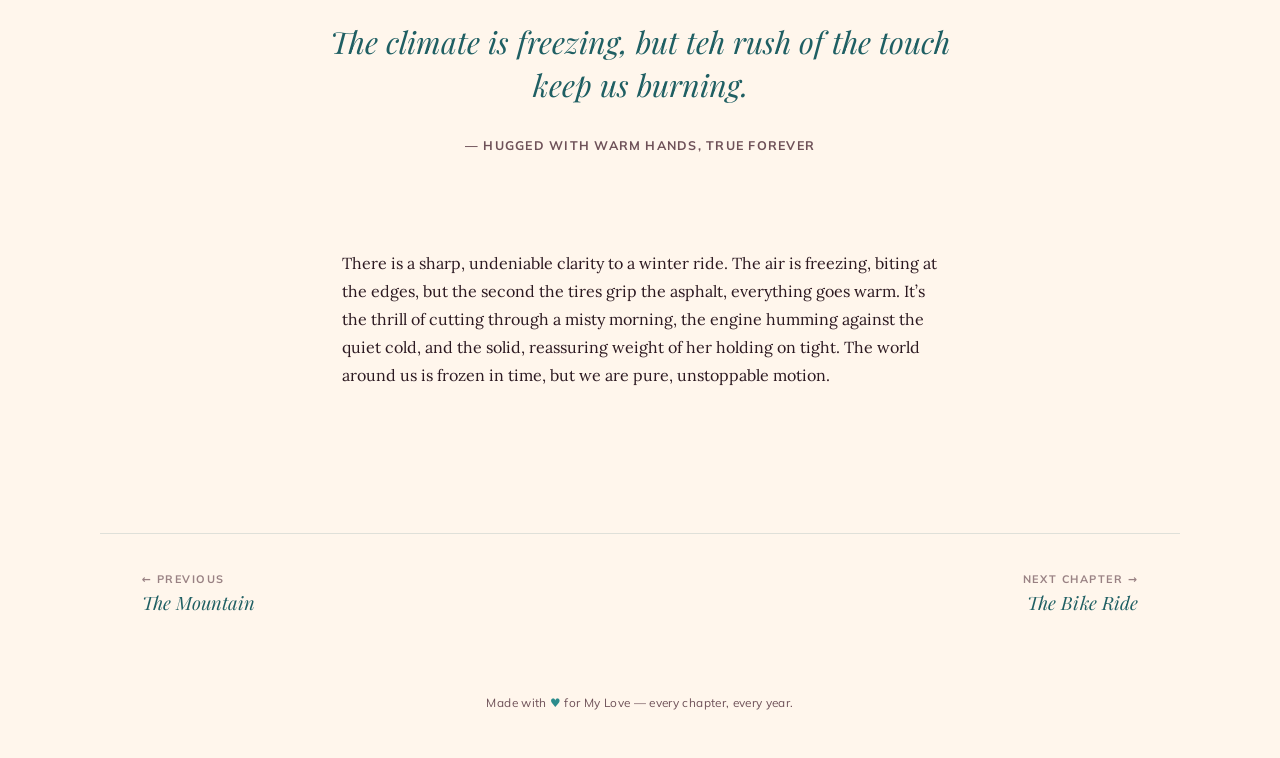
<file: winter.html>
<!DOCTYPE html>
<html lang="en">
<head>
<meta charset="UTF-8">
<meta name="viewport" content="width=device-width, initial-scale=1.0">
<title>The Beach — Our Journey</title>
<meta name="description" content="Chapter Two: the beach day we never wanted to end.">
<link rel="preconnect" href="https://fonts.googleapis.com">
<link rel="stylesheet" href="css/style.css">
</head>
<body class="page-beach">

<div class="ambient-fx" aria-hidden="true"></div>

<nav class="site-nav">
  <a class="site-nav__mark" href="index.html">
    <svg viewBox="0 0 24 24" fill="currentColor"><path d="M12 21s-7.5-4.6-10.2-9.2C-0.1 8.1 1.6 4 5.6 4c2 0 3.6 1.1 4.4 2.7C10.8 5.1 12.4 4 14.4 4c4 0 5.7 4.1 3.8 7.8C19.5 16.4 12 21 12 21z"/></svg>
    Our Journey
  </a>
  <ul class="site-nav__links">
    <li><a href="index.html">Home</a></li>
    <li><a href="mountain.html">Mountain</a></li>
    <li><a href="beach.html" aria-current="page">Beach</a></li>
    <li><a href="winter.html">winter</a></li>
    <li><a href="bike.html">Bike Ride</a></li>
  </ul>
</nav>

<main>

  <!-- ===================== CHAPTER HERO ===================== -->
  <section class="chapter-hero">
    <div class="chapter-hero__scene" aria-hidden="true">
      <img src="img/snow.png" alt="winter Background">
    </div>
    <div class="chapter-hero__scrim"></div>
    <div class="chapter-hero__content">
      <span class="chapter-hero__eyebrow">Chapter Three · Breeze</span>
      <h1 class="chapter-hero__title">The Winter <em>That Never Ended</em></h1>
      <p class="chapter-hero__line">Cold wind on our faces, absolute warmth at my back.</p>
    </div>
  </section>

  <!-- ===================== MEMORIES ===================== -->
  <section class="section">
    <div class="wrap">
      <div class="section-title">
        <span class="eyebrow">Add Your Photos</span>
        <h2>Rainny Morning, Warm shoulders</h2>
        <p>Tap any frame below to drop in a photo from that day.</p>
      </div>

      <div class="memories">
        <figure class="polaroid" style="--tilt:3deg;">
          <div class="polaroid__frame">
            <img src="img/rain1.jpg" alt="A memory from our mountain hike" >
          </div>
          <figcaption class="polaroid__caption">"Freezing climate, Burning hugs"</figcaption>
        </figure>

        <figure class="polaroid" style="--tilt:-3deg;">
          <div class="polaroid__frame">
            <img src="img/rain2.jpg" alt="A memory from our mountain hike" >
          </div>
          <figcaption class="polaroid__caption">"You with warm bed"</figcaption>
        </figure>

        <figure class="polaroid" style="--tilt:4deg;">
          <div class="polaroid__frame">
            <img src="img/rain3.jpg" alt="A memory from our mountain hike" >
          </div>
          <figcaption class="polaroid__caption">"That Rainny evening, that climate, you"</figcaption>
        </figure>
      </div>
    </div>
  </section>

  <!-- ===================== QUOTE ===================== -->
  <section class="section" style="padding-top:0;">
    <div class="wrap">
      <div class="quote-block">
        <span class="quote-mark quote-block__mark">“</span>
        <p class="quote-block__text">The climate is freezing, but teh rush of the touch keep us burning.</p>
        <span class="quote-block__attr">— Hugged with warm hands, true forever</span>
      </div>
    </div>
  </section>

  <!-- ===================== NARRATIVE ===================== -->
  <section class="section" style="padding-top:0;">
    <div class="wrap" style="max-width:680px;">
      <p>
        There is a sharp, undeniable clarity to a winter ride. The air is freezing, biting at the edges, 
        but the second the tires grip the asphalt, everything goes warm. It’s the thrill of cutting through 
        a misty morning, the engine humming against the quiet cold, and the solid, reassuring weight of her 
        holding on tight. The world around us is frozen in time, but we are pure, unstoppable motion.
      </p>
    </div>
  </section>

</main>

<div class="chapter-footer wrap">
  <a class="cf-link" href="mountain.html">
    <span class="label">← Previous</span>
    <span class="dest">The Mountain</span>
  </a>
  <a class="cf-link cf-next" href="bike.html">
    <span class="label">Next Chapter →</span>
    <span class="dest">The Bike Ride</span>
  </a>
</div>

<footer class="site-footer">
  Made with <span class="heart">♥</span> for <span data-her-name>My Love</span> — every chapter, every year.
</footer>

<script src="js/script.js"></script>
</body>
</html>
</file>
<file: css/style.css>
/* ============================================================
   OUR JOURNEY — a birthday love letter
   Shared design system: tokens, type, ambient fx, components
   ============================================================ */

@import url('https://fonts.googleapis.com/css2?family=Playfair+Display:ital,wght@0,500;0,600;0,700;1,500;1,600&family=Lora:ital,wght@0,400;0,500;1,400;1,500&family=Mulish:wght@400;500;600;700&display=swap');

:root{
  /* ---- brand tokens (homepage / shared chrome) ---- */
  --rose-deep:   #7A1F3D;
  --rose-mid:    #C2415A;
  --rose-soft:   #E8A6AE;
  --blush:       #F7E6E0;
  --cream:       #FBF3EC;
  --gold:        #C9A24B;
  --gold-soft:   #E7CD8E;
  --ink:         #2B1820;
  --ink-soft:    #6E5158;

  /* ---- per-chapter accents (overridden per page on <body>) ---- */
  --accent:      var(--rose-mid);
  --accent-deep: var(--rose-deep);
  --page-bg-1:   var(--cream);
  --page-bg-2:   var(--blush);

  --display: 'Playfair Display', 'Times New Roman', serif;
  --body:    'Lora', Georgia, serif;
  --ui:      'Mulish', system-ui, sans-serif;

  --shadow-paper: 0 18px 40px -18px rgba(43,24,32,0.35);
  --shadow-soft:  0 8px 24px -10px rgba(43,24,32,0.22);
  --radius-paper: 3px;
  --maxw: 1080px;
}

*,*::before,*::after{ box-sizing:border-box; }
html{ scroll-behavior:smooth; }

body{
  margin:0;
  font-family:var(--body);
  color:var(--ink);
  background:
    radial-gradient(ellipse at 20% 0%, color-mix(in srgb, var(--accent) 10%, transparent), transparent 55%),
    radial-gradient(ellipse at 85% 30%, color-mix(in srgb, var(--gold) 12%, transparent), transparent 50%),
    var(--page-bg-1);
  background-attachment:fixed;
  position:relative;
  overflow-x:hidden;
  -webkit-font-smoothing:antialiased;
}

/* faint paper grain so panels don't feel flat-digital */
body::before{
  content:"";
  position:fixed; inset:0;
  pointer-events:none;
  z-index:0;
  opacity:.5;
  background-image:url("data:image/svg+xml,%3Csvg xmlns='http://www.w3.org/2000/svg' width='160' height='160'%3E%3Cfilter id='n'%3E%3CfeTurbulence type='fractalNoise' baseFrequency='0.9' numOctaves='2' stitchTiles='stitch'/%3E%3CfeColorMatrix type='saturate' values='0'/%3E%3C/filter%3E%3Crect width='100%25' height='100%25' filter='url(%23n)' opacity='0.035'/%3E%3C/svg%3E");
}

h1,h2,h3,h4{ font-family:var(--display); margin:0 0 .4em; color:var(--accent-deep); font-weight:600; letter-spacing:.01em; }
p{ line-height:1.75; color:var(--ink); margin:0 0 1em; }
a{ color:inherit; }
img{ max-width:100%; display:block; }

.eyebrow{
  font-family:var(--ui);
  font-size:.72rem;
  letter-spacing:.22em;
  text-transform:uppercase;
  color:var(--accent);
  font-weight:700;
  display:inline-flex;
  align-items:center;
  gap:.6em;
}
.eyebrow::before, .eyebrow::after{ content:""; width:22px; height:1px; background:currentColor; opacity:.55; }

.quote-mark{ font-family:var(--display); font-style:italic; }

/* ============================================================
   NAVIGATION — the journal's table of contents, always present
   ============================================================ */
.site-nav{
  position:sticky; top:0; z-index:50;
  display:flex; align-items:center; justify-content:space-between;
  gap:1rem;
  padding:.85rem clamp(1.1rem,4vw,2.6rem);
  background:color-mix(in srgb, var(--cream) 88%, transparent);
  backdrop-filter:blur(10px) saturate(1.1);
  border-bottom:1px solid color-mix(in srgb, var(--accent-deep) 18%, transparent);
}
.site-nav__mark{
  font-family:var(--display); font-style:italic; font-weight:600;
  font-size:1.05rem; color:var(--accent-deep); text-decoration:none;
  display:flex; align-items:center; gap:.5rem;
  white-space:nowrap;
}
.site-nav__mark svg{ width:18px; height:18px; flex:none; }

.site-nav__links{
  display:flex; align-items:center; gap:clamp(.4rem,2vw,1.6rem);
  list-style:none; margin:0; padding:0;
  font-family:var(--ui); font-size:.82rem; font-weight:600;
  letter-spacing:.03em;
  overflow-x:auto; scrollbar-width:none;
}
.site-nav__links::-webkit-scrollbar{ display:none; }
.site-nav__links a{
  text-decoration:none; color:var(--ink-soft);
  padding:.4rem .15rem; position:relative; white-space:nowrap;
}
.site-nav__links a::after{
  content:""; position:absolute; left:0; right:0; bottom:-2px; height:2px;
  background:var(--accent); transform:scaleX(0); transform-origin:left;
  transition:transform .25s ease;
}
.site-nav__links a:hover::after,
.site-nav__links a[aria-current="page"]::after{ transform:scaleX(1); }
.site-nav__links a[aria-current="page"]{ color:var(--accent-deep); }

/* ============================================================
   AMBIENT FX — drifting petals + twinkling sparkles
   ============================================================ */
.ambient-fx{ position:fixed; inset:0; pointer-events:none; z-index:1; overflow:hidden; }

.petal{
  position:absolute; top:-8%;
  width:14px; height:14px;
  opacity:.85;
  animation:petal-fall linear infinite, petal-sway ease-in-out infinite;
  will-change:transform;
}
.petal svg{ width:100%; height:100%; display:block; filter:drop-shadow(0 2px 3px rgba(122,31,61,.25)); }

@keyframes petal-fall{
  0%{ transform:translateY(-10vh) rotate(0deg); }
  100%{ transform:translateY(110vh) rotate(340deg); }
}
@keyframes petal-sway{
  0%,100%{ margin-left:0; }
  50%{ margin-left:38px; }
}

.sparkle{
  position:absolute;
  width:7px; height:7px;
  background:radial-gradient(circle, var(--gold) 0%, transparent 70%);
  border-radius:50%;
  animation:sparkle-twinkle ease-in-out infinite;
}
@keyframes sparkle-twinkle{
  0%,100%{ opacity:0; transform:scale(.4); }
  50%{ opacity:1; transform:scale(1.15); }
}

@media (prefers-reduced-motion:reduce){
  .petal, .sparkle{ animation:none !important; display:none; }
  html{ scroll-behavior:auto; }
}

/* ============================================================
   LAYOUT SHELL
   ============================================================ */
main{ position:relative; z-index:2; }
.wrap{ max-width:var(--maxw); margin:0 auto; padding-left:clamp(1.1rem,5vw,2.6rem); padding-right:clamp(1.1rem,5vw,2.6rem); }
.section{ padding:clamp(3rem,8vw,6rem) 0; }

/* ============================================================
   CHAPTER HERO — full-bleed illustrated scene per location
   ============================================================ */
.chapter-hero{
  position:relative;
  min-height:78vh;
  display:flex; align-items:flex-end;
  overflow:hidden;
  color:#fff;
}
.chapter-hero__scene{ position:absolute; inset:0; z-index:0; }
.chapter-hero__scene svg{ width:100%; height:100%; display:block; }
.chapter-hero__scrim{
  position:absolute; inset:0; z-index:1;
  background:linear-gradient(180deg, rgba(0,0,0,0) 30%, rgba(15,8,12,.55) 100%);
}
.chapter-hero__content{ position:relative; z-index:2; padding:clamp(2rem,6vw,4rem) clamp(1.1rem,5vw,2.6rem) clamp(2.4rem,6vw,3.6rem); width:100%; }
.chapter-hero__eyebrow{ font-family:var(--ui); letter-spacing:.28em; text-transform:uppercase; font-size:.72rem; opacity:.9; font-weight:700; }
.chapter-hero__title{ font-size:clamp(2.3rem,6vw,4.2rem); color:#fff; margin:.3em 0 .25em; line-height:1.04; }
.chapter-hero__title em{ font-style:italic; color:var(--gold-soft); }
.chapter-hero__line{ font-family:var(--body); font-style:italic; font-size:clamp(1rem,2vw,1.2rem); max-width:46ch; opacity:.95; }

/* ============================================================
   POLAROID PHOTO FRAMES (click-to-add-your-photo)
   ============================================================ */
.memories{
  display:grid; gap:2.2rem 1.6rem;
  grid-template-columns:repeat(auto-fit, minmax(220px,1fr));
  margin-top:2.6rem;
}
.polaroid{
  background:#fffdf9;
  padding:14px 14px 52px;
  box-shadow:var(--shadow-paper);
  border-radius:2px;
  transform:rotate(var(--tilt,-3deg));
  transition:transform .3s ease, box-shadow .3s ease;
  position:relative;
}
.polaroid:hover{ transform:rotate(0deg) scale(1.02); box-shadow:0 26px 48px -18px rgba(43,24,32,.4); z-index:5; }
.polaroid::before{
  content:""; position:absolute; top:-10px; left:50%; transform:translateX(-50%) rotate(-3deg);
  width:64px; height:22px;
  background:color-mix(in srgb, var(--gold-soft) 70%, transparent);
  opacity:.8; box-shadow:var(--shadow-soft);
}
.polaroid__frame{
  position:relative;
  aspect-ratio:4/5;
  background:
    linear-gradient(135deg, color-mix(in srgb, var(--accent) 16%, transparent), color-mix(in srgb, var(--gold) 14%, transparent)),
    repeating-linear-gradient(45deg, rgba(0,0,0,.025) 0 2px, transparent 2px 10px);
  overflow:hidden;
  display:flex; align-items:center; justify-content:center;
  cursor:pointer;
}
.polaroid__frame img{ width:100%; height:100%; object-fit:cover; display:block; }
.polaroid__frame.has-photo img{ display:block; }
.polaroid__frame.has-photo .polaroid__placeholder{ display:none; }
.polaroid__placeholder{
  display:flex; flex-direction:column; align-items:center; gap:.5rem;
  color:var(--accent-deep); font-family:var(--ui); font-size:.74rem; font-weight:600;
  text-align:center; padding:1rem; letter-spacing:.02em; opacity:.75;
}
.polaroid__placeholder svg{ width:30px; height:30px; opacity:.7; }
.polaroid__input{ position:absolute; inset:0; opacity:0; cursor:pointer; }
.polaroid__caption{
  font-family:var(--display); font-style:italic; color:var(--ink-soft);
  text-align:center; font-size:.95rem; margin-top:.7rem; padding:0 .2rem;
}

/* ============================================================
   QUOTE BLOCK
   ============================================================ */
.quote-block{
  max-width:62ch; margin:0 auto; text-align:center;
}
.quote-block__mark{ font-family:var(--display); font-size:3rem; line-height:1; color:var(--gold); display:block; margin-bottom:-.2rem; }
.quote-block__text{ font-family:var(--display); font-style:italic; font-size:clamp(1.3rem,3vw,1.9rem); color:var(--accent-deep); line-height:1.4; }
.quote-block__attr{ font-family:var(--ui); font-size:.78rem; letter-spacing:.1em; text-transform:uppercase; color:var(--ink-soft); margin-top:1rem; display:block; font-weight:700; }

/* ============================================================
   BUTTONS
   ============================================================ */
.btn{
  display:inline-flex; align-items:center; gap:.55rem;
  font-family:var(--ui); font-weight:700; font-size:.82rem; letter-spacing:.04em;
  text-decoration:none; cursor:pointer; border:none;
  padding:.95rem 1.8rem; border-radius:999px;
  transition:transform .25s ease, box-shadow .25s ease, background .25s ease;
}
.btn-primary{
  background:linear-gradient(135deg, var(--rose-mid), var(--rose-deep));
  color:#fff; box-shadow:0 14px 30px -12px color-mix(in srgb, var(--rose-deep) 70%, transparent);
}
.btn-primary:hover{ transform:translateY(-2px); box-shadow:0 18px 34px -10px color-mix(in srgb, var(--rose-deep) 75%, transparent); }
.btn-ghost{
  background:transparent; color:var(--accent-deep);
  border:1.5px solid color-mix(in srgb, var(--accent-deep) 45%, transparent);
}
.btn-ghost:hover{ background:color-mix(in srgb, var(--accent-deep) 8%, transparent); }
.btn svg{ width:16px; height:16px; }

/* ============================================================
   CHAPTER FOOTER NAV (prev / next through the journey)
   ============================================================ */
.chapter-footer{
  display:flex; flex-wrap:wrap; gap:1rem; align-items:center; justify-content:space-between;
  padding:2.4rem clamp(1.1rem,5vw,2.6rem) 3rem;
  border-top:1px solid color-mix(in srgb, var(--accent-deep) 14%, transparent);
  margin-top:2rem;
  font-family:var(--ui);
}
.chapter-footer a{ text-decoration:none; }
.cf-link{
  display:flex; flex-direction:column; gap:.2rem;
  color:var(--ink-soft);
  font-size:.8rem;
}
.cf-link span.label{ letter-spacing:.14em; text-transform:uppercase; font-size:.68rem; font-weight:700; opacity:.7; }
.cf-link span.dest{ font-family:var(--display); font-style:italic; font-size:1.15rem; color:var(--accent-deep); }
.cf-next{ text-align:right; align-items:flex-end; }

footer.site-footer{
  text-align:center; padding:2rem 1rem 3rem;
  font-family:var(--ui); font-size:.74rem; color:var(--ink-soft); letter-spacing:.03em;
  position:relative; z-index:2;
}
footer.site-footer .heart{ color:var(--accent); }

/* shared section title */
.section-title{ text-align:center; max-width:56ch; margin:0 auto 3rem; }
.section-title h2{ font-size:clamp(1.8rem,4vw,2.6rem); }
.section-title p{ color:var(--ink-soft); font-family:var(--ui); font-size:.95rem; }

@media (max-width:640px){
  .chapter-hero{ min-height:64vh; }
  .chapter-footer{ flex-direction:column; align-items:stretch; text-align:left; }
  .cf-next{ text-align:left; align-items:flex-start; }
}

/* ============================================================
   HOMEPAGE — hero envelope, birthday letter, journey map
   ============================================================ */
.home-hero{
  position:relative;
  padding:clamp(2.4rem,7vw,4.5rem) 0 clamp(3rem,8vw,5rem);
  text-align:center;
  overflow:hidden;
}
.home-hero__roses{ position:absolute; inset:0; z-index:0; opacity:.9; pointer-events:none; }
.home-hero__inner{ position:relative; z-index:2; }

.home-hero .eyebrow{ justify-content:center; margin-bottom:1.2rem; }
.home-hero h1{
  font-size:clamp(2.4rem,7vw,4.6rem);
  line-height:1.05;
  margin-bottom:.5rem;
}
.home-hero h1 em{ color:var(--accent); font-style:italic; }
.home-hero .sub{
  font-family:var(--body); font-style:italic; color:var(--ink-soft);
  font-size:clamp(1rem,2vw,1.25rem); max-width:46ch; margin:0 auto 2.6rem;
}

/* ---- envelope ---- */
.envelope-wrap{ display:flex; justify-content:center; margin:0 auto 1rem; }
.envelope{
  --ew: min(420px, 86vw);
  width:var(--ew);
  aspect-ratio:16/10.5;
  position:relative;
  cursor:pointer;
  -webkit-tap-highlight-color:transparent;
}
.envelope__body{
  position:absolute; inset:0;
  background:linear-gradient(160deg, #fffaf4, var(--blush));
  border-radius:6px;
  box-shadow:var(--shadow-paper);
  overflow:hidden;
}
.envelope__body::before, .envelope__body::after{
  content:""; position:absolute; top:0; width:50%; height:100%;
  background:linear-gradient(135deg, color-mix(in srgb, var(--accent) 18%, #fff), transparent 70%);
}
.envelope__body::after{ right:0; transform:scaleX(-1); }
.envelope__flap{
  position:absolute; top:0; left:0; right:0; height:55%;
  background:linear-gradient(160deg, var(--rose-mid), var(--rose-deep));
  clip-path:polygon(0 0, 100% 0, 50% 100%);
  transform-origin:top center;
  transition:transform .7s cubic-bezier(.6,.1,.2,1);
  z-index:3;
  box-shadow:0 6px 18px -8px rgba(0,0,0,.35);
}
.envelope.is-open .envelope__flap{ transform:rotateX(180deg); }
.envelope__seal{
  position:absolute; top:42%; left:50%; transform:translate(-50%,-50%);
  width:58px; height:58px; border-radius:50%;
  background:radial-gradient(circle at 35% 30%, var(--gold-soft), var(--gold) 60%, #9c7a2c 100%);
  display:flex; align-items:center; justify-content:center;
  box-shadow:0 8px 16px -6px rgba(0,0,0,.4);
  z-index:4; transition:opacity .3s ease, transform .4s ease;
}
.envelope__seal svg{ width:26px; height:26px; fill:#fff7e8; }
.envelope.is-open .envelope__seal{ opacity:0; transform:translate(-50%,-50%) scale(.4); }
.envelope__letter{
  position:absolute; left:6%; right:6%; bottom:4%;
  top:18%;
  background:#fffdf8;
  border-radius:4px 4px 0 0;
  box-shadow:0 -6px 18px -10px rgba(0,0,0,.25);
  transform:translateY(8%);
  transition:transform .7s cubic-bezier(.2,.8,.3,1) .15s;
  z-index:2;
  display:flex; align-items:center; justify-content:center; text-align:center;
  padding:1.2rem 1.4rem;
}
.envelope.is-open .envelope__letter{ transform:translateY(-46%); }
.envelope__letter p{
  font-family:var(--display); font-style:italic; color:var(--accent-deep);
  font-size:clamp(.85rem,2.6vw,1.05rem); line-height:1.5; margin:0;
}
.envelope__hint{
  margin-top:1.1rem; font-family:var(--ui); font-size:.74rem; letter-spacing:.14em;
  text-transform:uppercase; color:var(--ink-soft); font-weight:700;
}
.envelope.is-open ~ .envelope__hint, .envelope.is-open + .envelope__hint{ opacity:0; }

.birthday-banner{
  max-width:680px; margin:2.6rem auto 0;
  background:color-mix(in srgb, var(--cream) 60%, #fff);
  border:1px solid color-mix(in srgb, var(--gold) 35%, transparent);
  border-radius:10px;
  padding:1.6rem clamp(1.2rem,4vw,2.2rem);
  box-shadow:var(--shadow-soft);
  opacity:0; transform:translateY(14px);
  transition:opacity .6s ease, transform .6s ease;
}
.birthday-banner.is-visible{ opacity:1; transform:translateY(0); }
.birthday-banner h2{ font-size:clamp(1.3rem,3vw,1.8rem); }
.birthday-banner p{ color:var(--ink-soft); margin-bottom:0; }

/* ---- journey map ---- */
.journey{ position:relative; padding:clamp(2.4rem,6vw,3.5rem) 0; }
.journey-map{ position:relative; }
.journey-map svg{ width:100%; height:auto; overflow:visible; }
.journey-stop{ cursor:pointer; }
.journey-stop circle.node{ transition:r .25s ease, filter .25s ease; }
.journey-stop:hover circle.node{ filter:drop-shadow(0 6px 14px rgba(122,31,61,.35)); }
.journey-stop text{ font-family:var(--ui); font-weight:700; }
.journey-stop .stop-label{ font-size:13px; fill:var(--ink); }
.journey-stop .stop-no{ font-size:10px; fill:var(--accent-deep); letter-spacing:.08em; }
.journey-grid{
  display:grid; gap:1.4rem;
  grid-template-columns:repeat(auto-fit, minmax(220px,1fr));
  margin-top:2.4rem;
}
.journey-card{
  text-decoration:none; display:block;
  background:#fff; border-radius:10px; overflow:hidden;
  box-shadow:var(--shadow-soft);
  transition:transform .3s ease, box-shadow .3s ease;
  position:relative;
}
.journey-card:hover{ transform:translateY(-6px); box-shadow:var(--shadow-paper); }
.journey-card__art{ height:140px; position:relative; }
.journey-card__art svg{ width:100%; height:100%; display:block; }
.journey-card__body{ padding:1.1rem 1.3rem 1.4rem; }
.journey-card__no{ font-family:var(--ui); font-size:.68rem; letter-spacing:.18em; color:var(--accent); font-weight:700; }
.journey-card__title{ font-family:var(--display); font-style:italic; font-size:1.35rem; color:var(--accent-deep); margin:.2rem 0 .3rem; }
.journey-card__line{ font-family:var(--ui); font-size:.82rem; color:var(--ink-soft); }

/* ---- quote carousel ---- */
.quote-carousel{ position:relative; min-height:9rem; }
.quote-slide{
  position:absolute; inset:0;
  opacity:0; transform:translateY(8px);
  transition:opacity .7s ease, transform .7s ease;
  pointer-events:none;
}
.quote-slide.is-active{ opacity:1; transform:translateY(0); pointer-events:auto; position:relative; }
.quote-dots{ display:flex; justify-content:center; gap:.5rem; margin-top:1.6rem; }
.quote-dots button{
  width:7px; height:7px; border-radius:50%; border:none; padding:0;
  background:color-mix(in srgb, var(--accent) 30%, transparent); cursor:pointer;
  transition:background .25s ease, transform .25s ease;
}
.quote-dots button.is-active{ background:var(--accent); transform:scale(1.3); }

/* ============================================================
   PROPOSAL MOMENT (bike ride / final chapter)
   ============================================================ */
.proposal{
  position:relative;
  text-align:center;
  padding:clamp(3.5rem,9vw,6rem) 0;
  overflow:hidden;
}
.proposal__inner{ position:relative; z-index:2; max-width:640px; margin:0 auto; }
.proposal h2{ font-size:clamp(2rem,5vw,3.2rem); }
.proposal p.lead{ font-family:var(--body); font-style:italic; font-size:1.15rem; color:var(--ink-soft); }
.proposal-actions{ margin-top:2.2rem; display:flex; gap:1rem; justify-content:center; flex-wrap:wrap; }
.proposal-answer{
  margin-top:2.4rem; min-height:2.4rem;
  font-family:var(--display); font-style:italic; font-size:1.4rem; color:var(--accent-deep);
  opacity:0; transform:scale(.9); transition:opacity .5s ease, transform .5s ease;
}
.proposal-answer.is-visible{ opacity:1; transform:scale(1); }
.burst{ position:absolute; inset:0; pointer-events:none; z-index:1; }

/* ============================================================
   PAGE THEMES — each chapter gets its own accent mood
   ============================================================ */
.page-mountain{ --accent:#4A5573; --accent-deep:#333A52; --page-bg-1:#EFF1F7; --page-bg-2:#E1E5F1; }
.page-beach   { --accent:#2C8C8C; --accent-deep:#1F5F63; --page-bg-1:#FFF6EC; --page-bg-2:#FFE9D6; }
.page-winter    { --accent:#5B8AA6; --accent-deep:#2E5E78; --page-bg-1:#F3FAFD; --page-bg-2:#E3F1F8; }
.page-bike    { --accent:#E07A3F; --accent-deep:#9C4E20; --page-bg-1:#FFF3E8; --page-bg-2:#FCE1CB; }

/* ---- small icon badges used on homepage journey cards ---- */
.icon-badge{
  width:46px; height:46px; border-radius:50%;
  display:flex; align-items:center; justify-content:center;
  background:color-mix(in srgb, var(--accent) 16%, #fff);
  margin:0 auto 1.1rem;
}
.icon-badge svg{ width:24px; height:24px; stroke:var(--accent-deep); }
</file>
